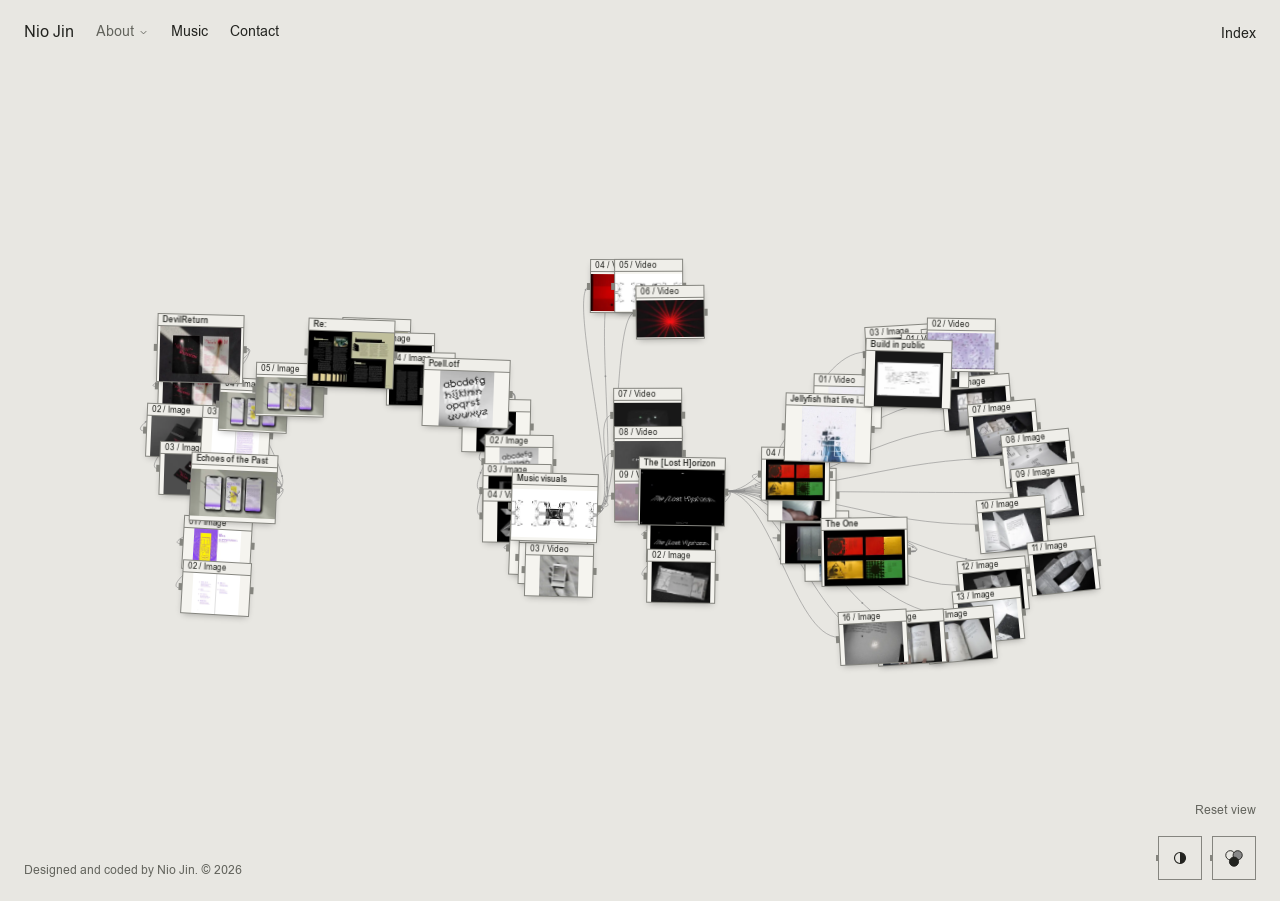
<file: design/index.html>
<!doctype html>
<html lang="en"><head><meta charset="utf-8"><meta name="viewport" content="width=device-width,initial-scale=1"><title>Nio Jin — Design</title><meta name="description" content="Nio Jin is a visual designer and creative technologist in New York, working with founders and small teams across brand systems, motion and interactive products."><script>try{const m=localStorage.getItem("nio-design-theme")||"system";document.documentElement.dataset.theme=m==="system"?(matchMedia("(prefers-color-scheme: dark)").matches?"dark":"light"):m;}catch{document.documentElement.dataset.theme=matchMedia("(prefers-color-scheme: dark)").matches?"dark":"light";}</script><script>try{document.documentElement.dataset.palette=localStorage.getItem("nio-design-palette")==="color"?"color":"mono";}catch{}</script><link rel="preload" as="image" href="assets/nodes/devil-return-cover.webp" fetchpriority="high"><link rel="preload" as="image" href="assets/nodes/echoes-cover.webp" fetchpriority="high"><link rel="preload" as="image" href="assets/nodes/re-cover.webp" fetchpriority="high"><link rel="preload" as="image" href="assets/nodes/pcell-cover.webp" fetchpriority="high"><link rel="preload" as="image" href="assets/nodes/music-cover.webp" fetchpriority="high"><link rel="preload" as="image" href="assets/nodes/lost-horizon-cover.webp" fetchpriority="high"><link rel="preload" as="image" href="assets/nodes/the-one-cover.webp" fetchpriority="high"><link rel="preload" as="image" href="assets/nodes/jellyfish-cover.webp" fetchpriority="high"><link rel="preload" as="image" href="assets/nodes/prototypes-cover.webp" fetchpriority="high"><link rel="canonical" href="https://niojin.com/design/"><link rel="preload" href="assets/fonts/ABCAreal-Regular.woff2" as="font" type="font/woff2" crossorigin><link rel="stylesheet" href="styles.css?v=release-20261110"><script defer src="theme.js?v=release-20261110"></script><script defer src="projects.js?v=release-20261110"></script><script defer src="updates-data.js?v=release-20261110"></script><link rel="stylesheet" href="node-network.css?v=release-20261110"><script defer src="node-previews.js?v=release-20261110"></script><script defer src="node-network.js?v=release-20261110"></script><script defer src="orbit.js?v=release-20261110"></script><script defer src="app.js?v=release-20261110"></script><script defer src="linked-motion.js?v=release-20261110"></script><script defer src="booking.js?v=release-20261110"></script><script defer src="now.js?v=release-20261110"></script><script defer src="sound.js?v=release-20261110"></script><link rel="stylesheet" href="interaction-motion.css?v=release-20261110"><script defer src="interaction-motion.js?v=release-20261110"></script></head>
<body data-layout="c"><a class="skip" href="#projects">Projects</a>
<header class="site-header"><div class="identity"><h1>Nio Jin</h1><button id="nowToggle" aria-label="About" aria-expanded="false" aria-controls="nowPanel">About<svg aria-hidden="true" viewBox="0 0 12 12"><path d="m3 4.5 3 3 3-3"/></svg></button><a class="header-music" href="?project=music">Music</a><a class="header-contact" href="mailto:niojin.noi@gmail.com">Contact</a></div><section id="nowPanel" aria-label="About Nio Jin" hidden><div id="nowContent">
<section class="text-node about-identity-node"><div class="about-intro"><img class="about-portrait" src="assets/about/nio-node-portrait.jpg" alt="Nio, pictured inside a red node outline" width="88" height="88"><div><p class="about-role">Visual Designer &amp; Creative Technologist · New York</p><p>I turn ideas into identities, interfaces and moving images.</p></div></div><p class="about-contact"><a href="mailto:niojin.noi@gmail.com">Email</a><a href="../">Also me</a><a href="https://www.instagram.com/nio.not.online/">Instagram</a></p></section>
<section id="experience" class="text-node" aria-label="Experience"><h2>Experience</h2><div id="experienceContent"></div><p class="experience-resume"><a href="mailto:niojin.noi@gmail.com?subject=Resume%20request%20%E2%80%94%20Nio%20Jin&amp;body=Hi%20Nio%2C%0A%0AI%20came%20across%20your%20portfolio%20and%20would%20like%20to%20request%20your%20resume.%0A%0ABest%2C%0A">Resume</a></p></section>
<section class="text-node about-background-node"><h2>Background</h2><article class="experience-entry" tabindex="0"><h3>NSSR Perception Lab</h3><p>Visual perception research</p><div class="entry-reveal"><div class="entry-reveal-inner"><p class="experience-date">Jul 2026–present</p><p class="experience-description">Visual perception research and experiment design, alongside independent research.</p></div></div></article><article class="experience-entry" tabindex="0"><h3>Parsons School of Design</h3><p>BFA · Communication Design</p><div class="entry-reveal"><div class="entry-reveal-inner"><p class="experience-date">2021–2026</p><p>Graduated with Honors.</p></div></div></article></section>
<section class="about-appearances text-node"><h2>Exhibitions</h2><div id="appearancesContent"></div></section>
</div></section></header>
<main class="composition">
<section class="viewer" id="viewer" aria-label="Project viewer"><div class="frame" id="frame"></div><p class="preview-label" id="previewLabel"></p><div class="media-controls"><button id="previousMedia" aria-label="Previous media">Previous</button><span class="media-divider"> / </span><button id="nextMedia" aria-label="Next media">Next</button><span id="mediaCount"></span><button id="enlarge">Enlarge</button><button id="motionStudy">Motion study</button></div></section>
<section class="index-section" id="projects"><h2>Projects</h2><div class="filters" aria-label="Filter projects"></div><ol class="project-index"></ol></section>
<section class="details text-node" id="details" aria-label="Selected project"><h2 id="selectedTitle"></h2><p class="muted" id="selectedMeta"></p><p id="selectedDescription"></p><p><a href="../">Also me</a> · <button id="closeSelection" aria-label="Close project details">Close</button></p></section>
<section class="gallery" id="gallery" aria-label="Artwork overview"></section>
</main>
<footer><p>Designed and coded by Nio Jin. © 2026</p></footer>
<dialog id="projectDialog" aria-label="Selected project"><div class="dialog-top"><span>Nio Jin</span><button id="backToOverview">Back</button></div><div id="focusContent"></div></dialog>
<dialog id="lightbox" aria-label="Enlarged artwork"><div class="dialog-top"><span id="lightboxTitle"></span><a id="fullResolution" target="_blank" rel="noopener">full resolution</a><button id="closeLightbox" aria-label="Close enlarged artwork">Close</button></div><div id="lightboxMedia"></div></dialog>
<dialog id="motionDialog" aria-label="Artwork motion study"><div class="dialog-top"><span>Motion study</span><button id="closeMotion" aria-label="Close motion study">Close</button></div><div class="study-controls"><label for="motionMode">arrangement </label><select id="motionMode"><option value="orbit">orbit</option></select><button id="studyPrevious">Previous</button><button id="studyNext">Next</button></div><canvas id="motionCanvas" tabindex="0" role="img" aria-label="Actual artwork in a spatial motion study. Use left and right arrows to move through images."></canvas><div class="study-bottom"><p id="studyLabel"></p><button id="examineStudy">Enlarge</button></div><p class="muted" hidden></p></dialog>

<p class="sr-only" id="status" aria-live="polite"></p>
</body></html>
</file>
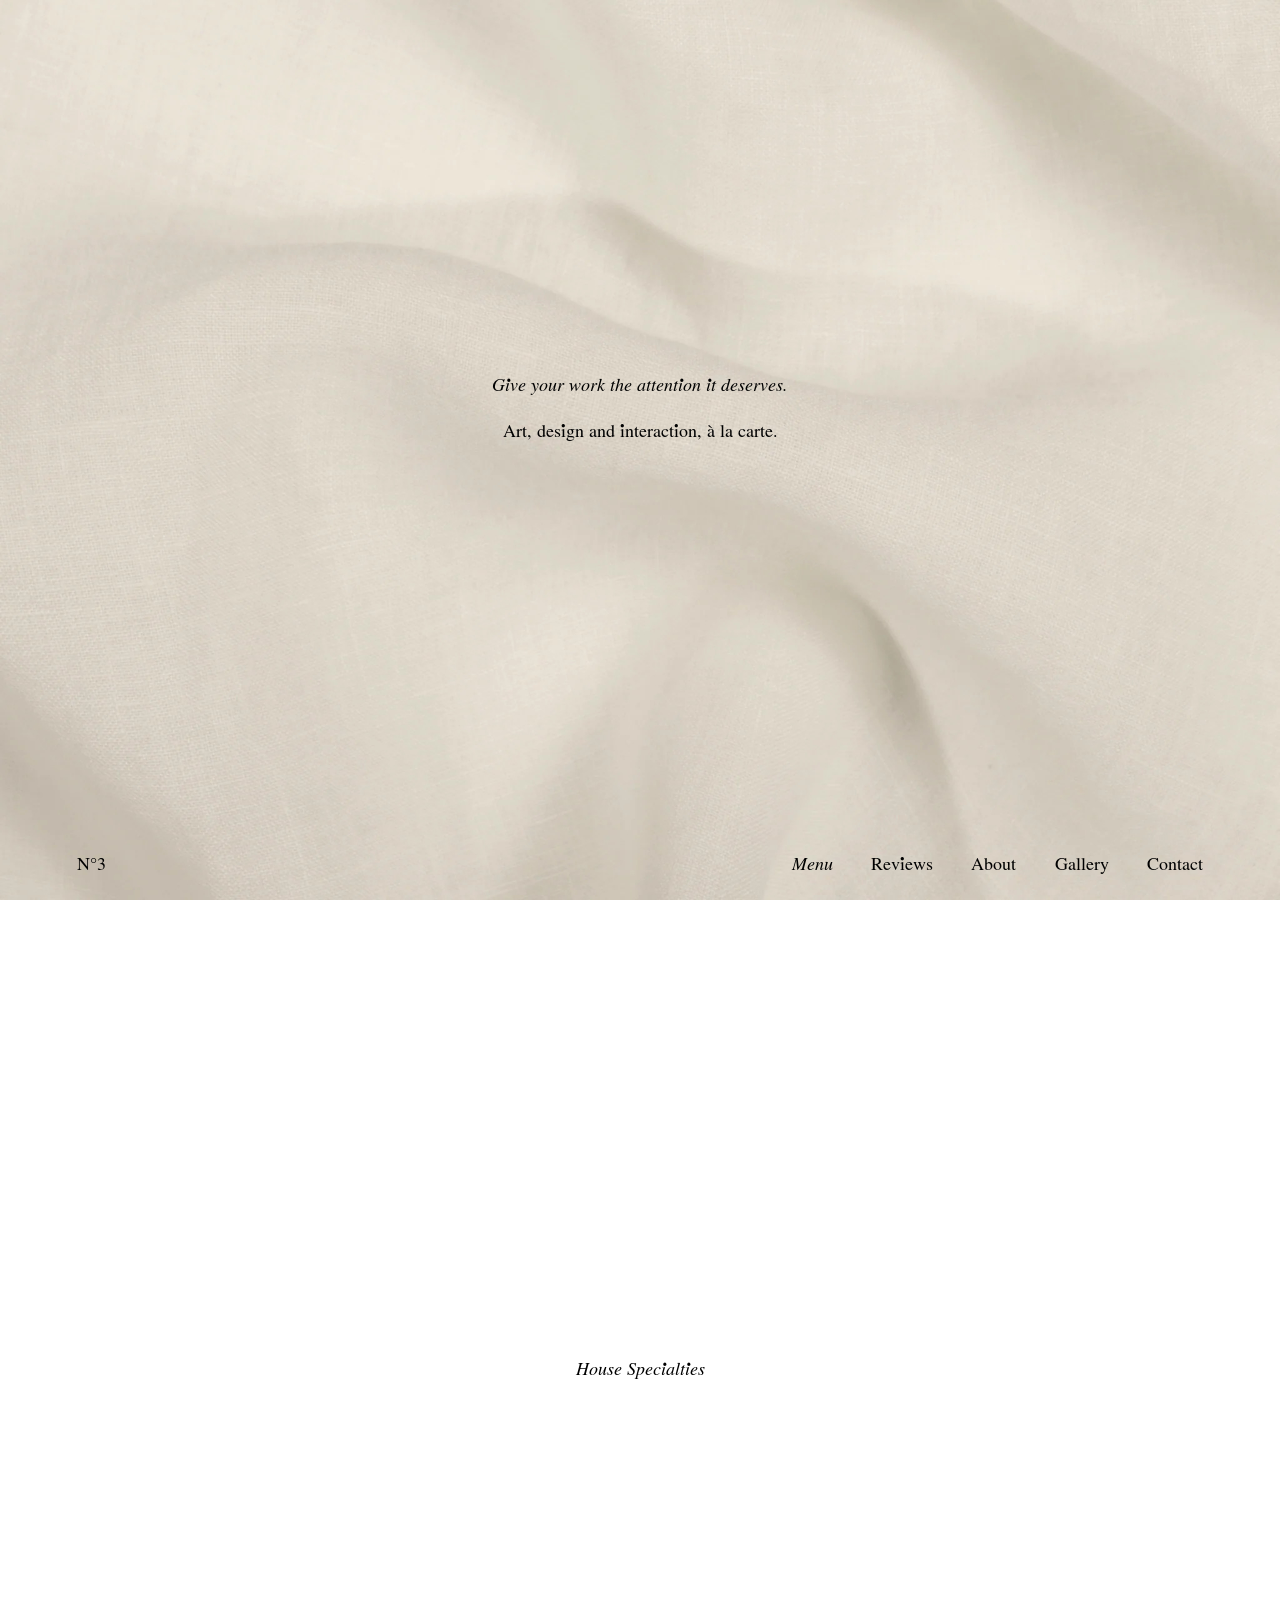
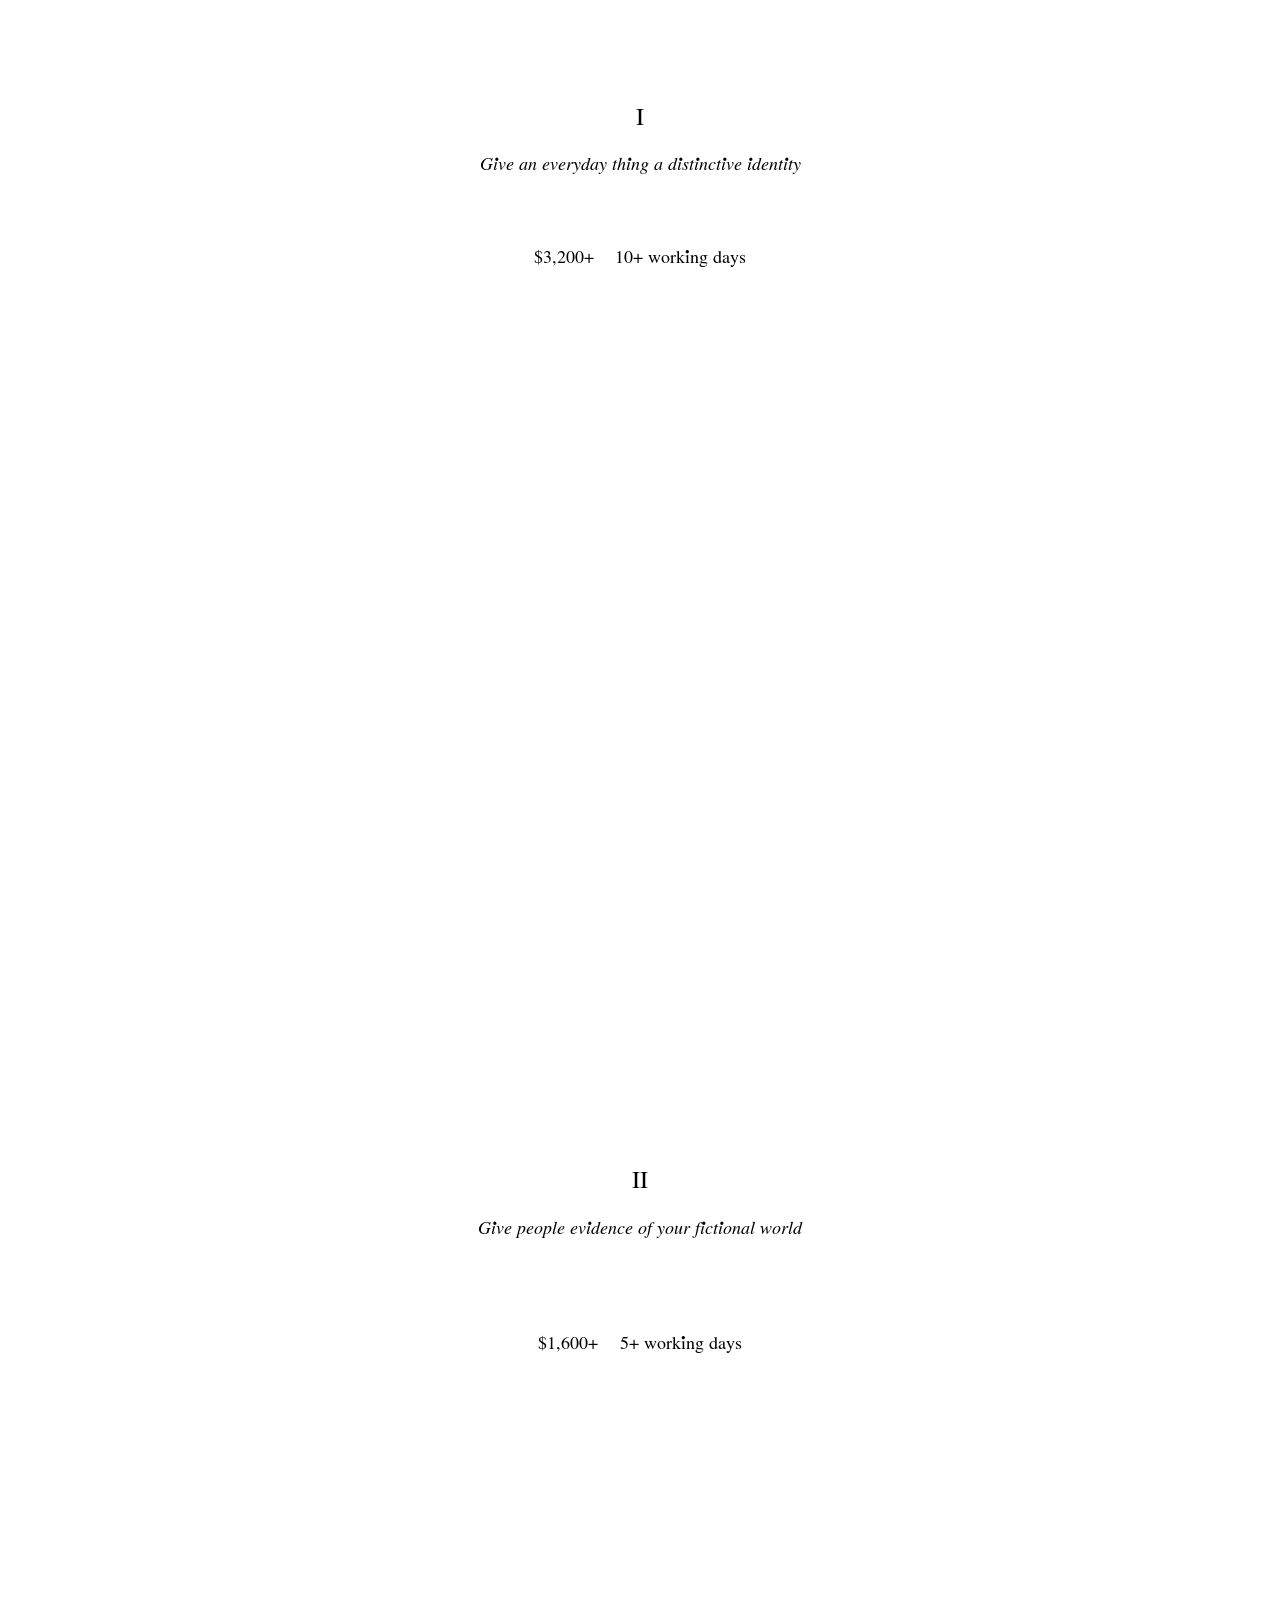
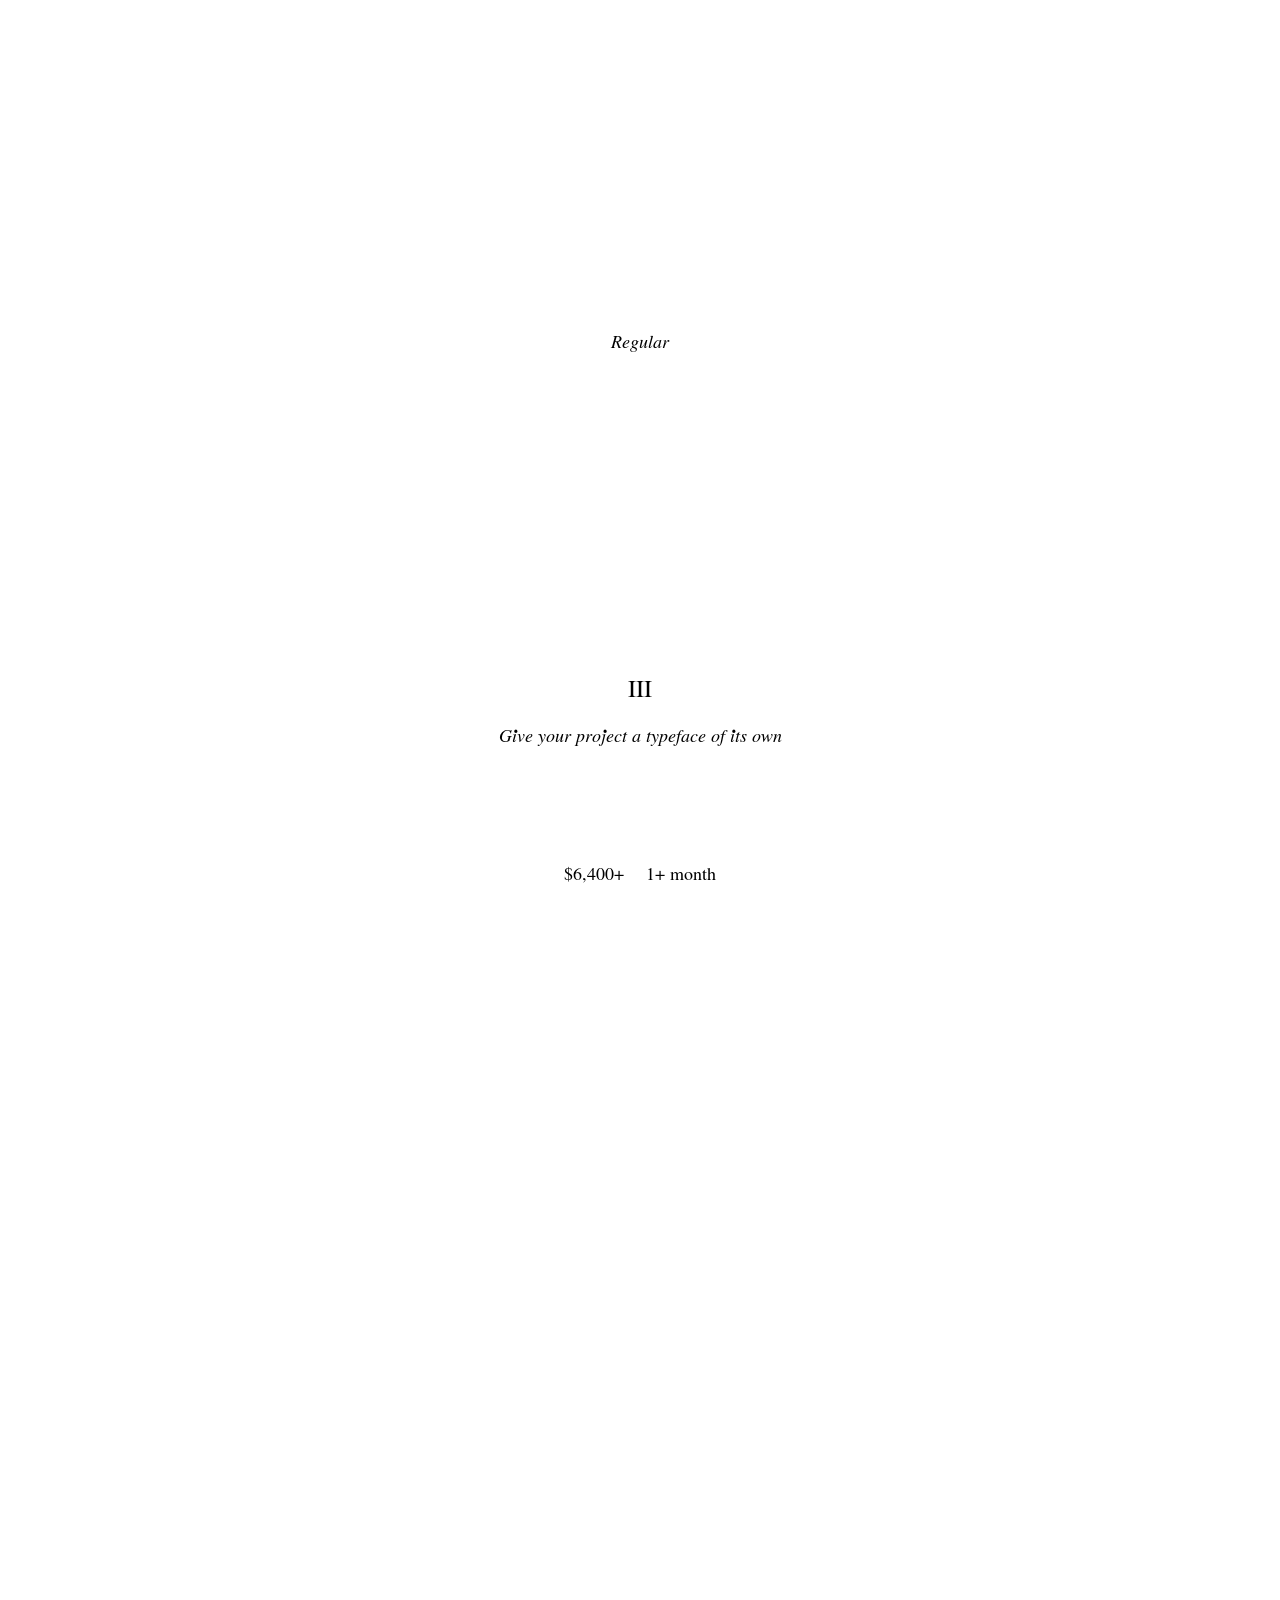
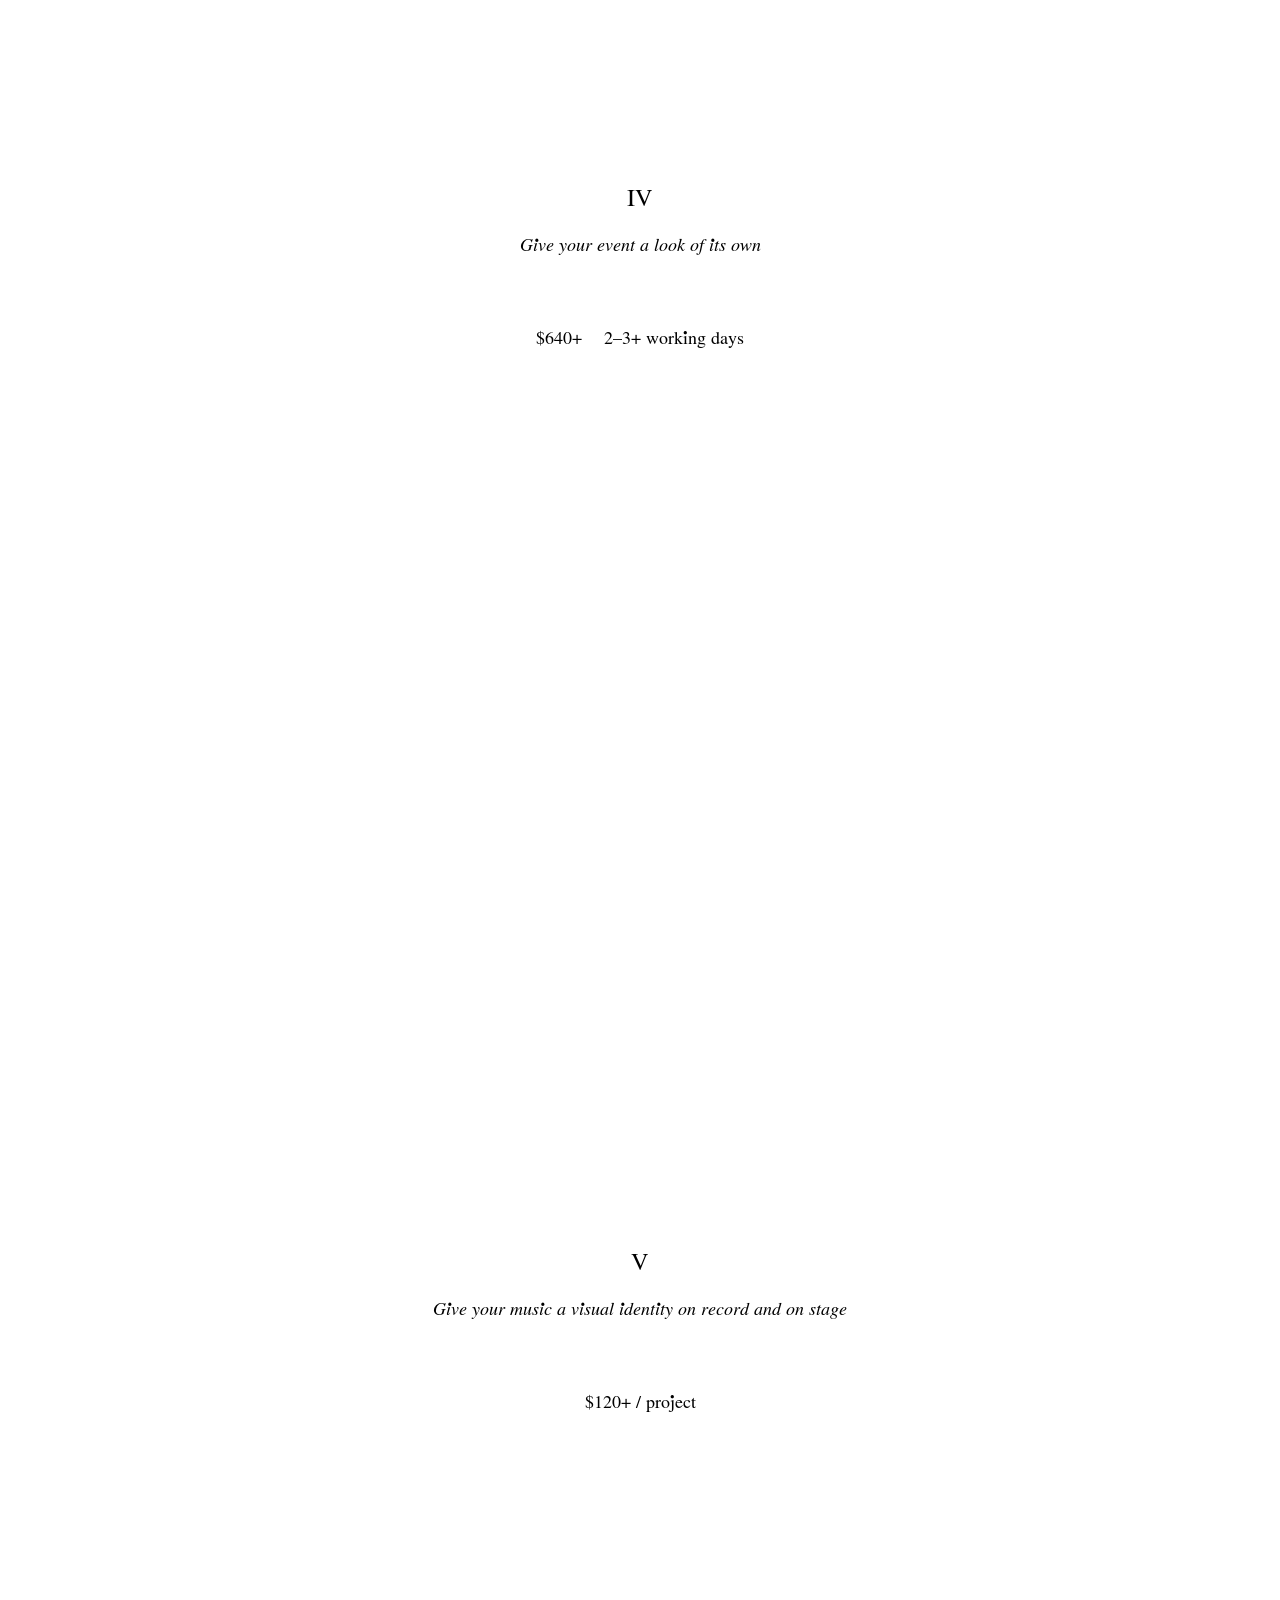
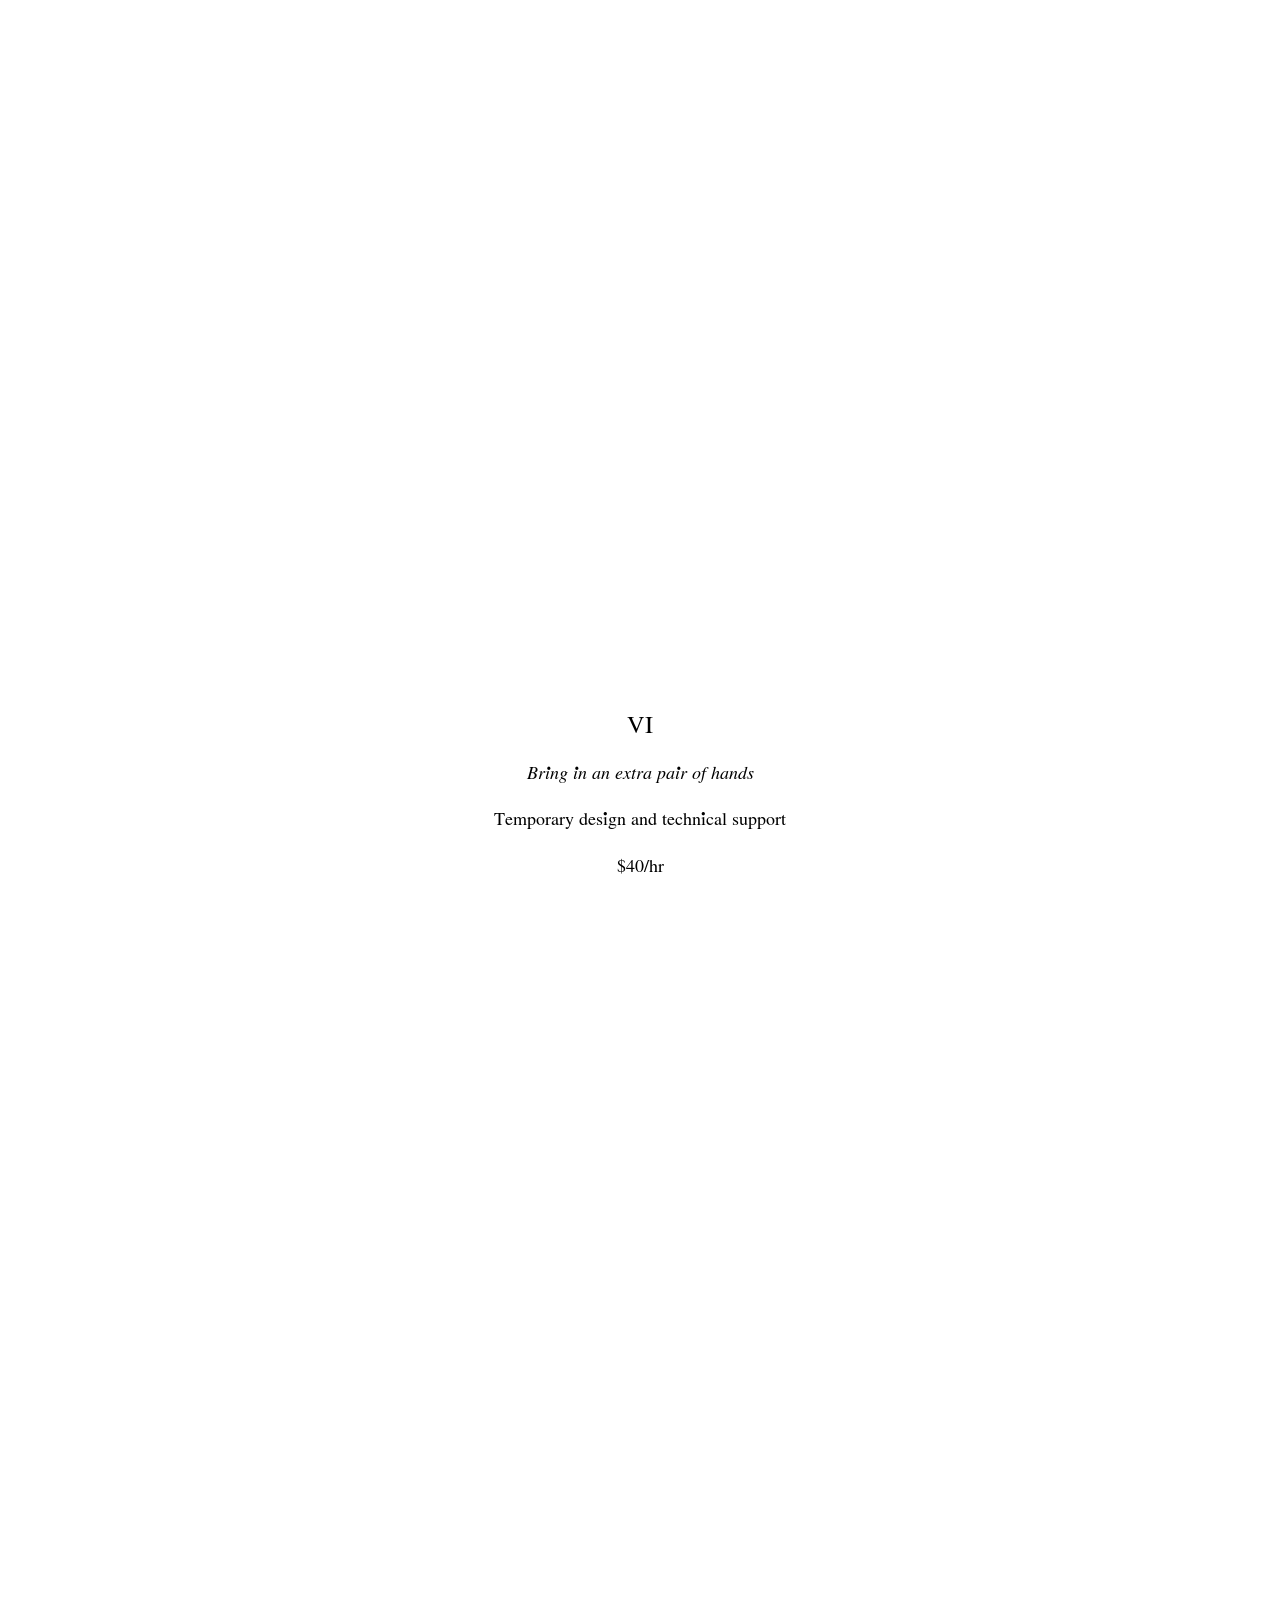
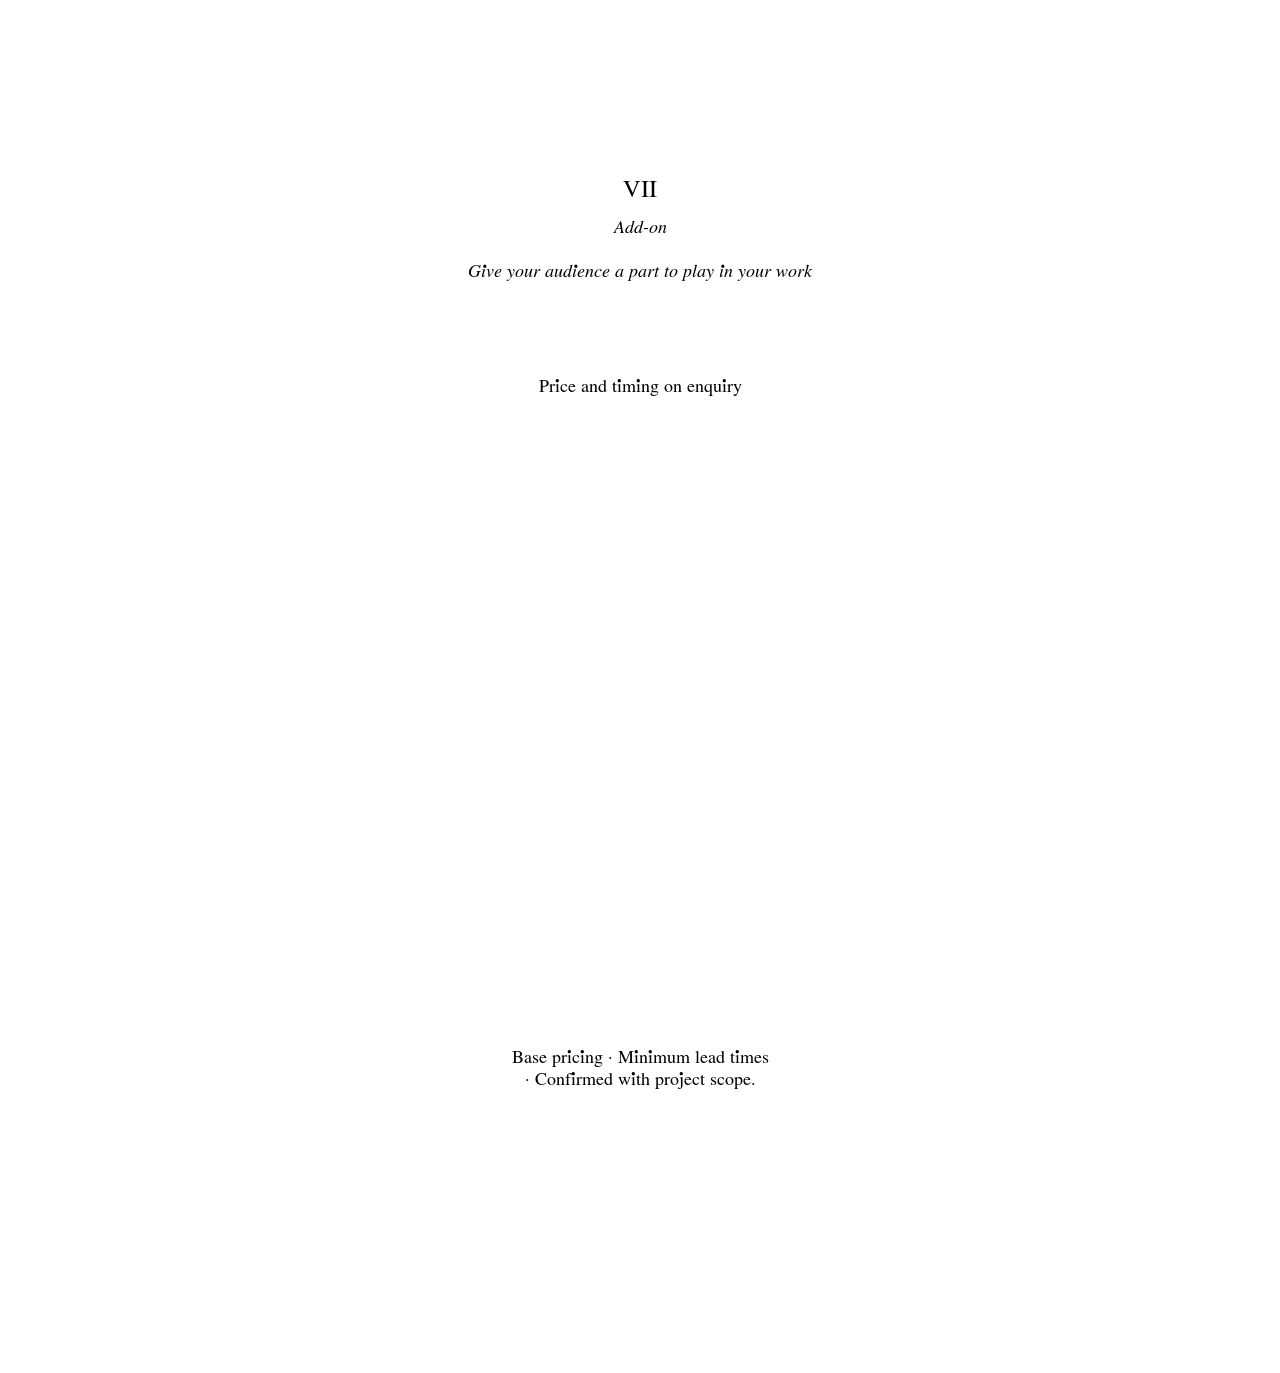
<file: services/index.html>
<!doctype html>
<html lang="en">
<head>
  <meta charset="utf-8">
  <meta name="viewport" content="width=device-width, initial-scale=1">
  <meta name="description" content="N°3 — a menu of art, design and interactive experiences, and project enquiries.">
  <title>Menu | N°3</title>
  <link rel="canonical" href="https://niojin.com/services/">
  <link rel="icon" type="image/png" sizes="16x16" href="favicon-16.png">
  <link rel="icon" type="image/png" sizes="32x32" href="favicon-32.png">
  <link rel="stylesheet" href="site.css?v=house-menu-36">
  <script src="../design/projects.js" defer></script>
  <script src="site.js?v=house-menu-34" defer></script>
</head>
<body>
  <nav class="site-nav" aria-label="Main navigation">
    <a class="signature" href="#menu">N°3</a>
    <a href="#menu" data-view="menu">Menu</a>
    <a href="#reviews" data-view="reviews">Reviews</a>
    <a href="#about" data-view="about">About</a>
    <a href="#gallery" data-view="gallery">Gallery</a>
    <a href="mailto:niojin.noi@gmail.com?subject=Project%20enquiry">Contact</a>
  </nav>
  <main>
    <section id="menu-view" aria-label="Menu">
      <header class="opening">
        <div class="measure">
          <h1>Give your work the attention it deserves.</h1>
          <p>Art, design and interaction, à la carte.</p>
        </div>
      </header>
      <div id="menu-items"></div>
    </section>
    <section id="reviews-view" aria-label="Reviews" hidden></section>
    <section id="about-view" aria-label="About" hidden>
      <div class="about-story measure">
        <h1>N°3</h1>
        <p class="story-copy">N°3 is a design practice that takes its cues from a good restaurant. You work directly with the person making your design, and every commission is made to order.</p>
        <p class="story-copy">Its founder, Nio Jin, graduated with honors from Parsons School of Design. A website audit led her into an AI startup, where she encountered both the possibilities of automated design and the judgment it still leaves to people.</p>
        <p class="story-copy">A three-hour conversation at a meetup took her to a cognitive science conference and into a perception lab. Through technical support and discussions about how people see and make sense of things, she brings another field’s questions back into her design practice.</p>
      </div>
    </section>
    <section id="gallery-view" aria-label="Gallery" hidden></section>
  </main>
</body>
</html>
</file>
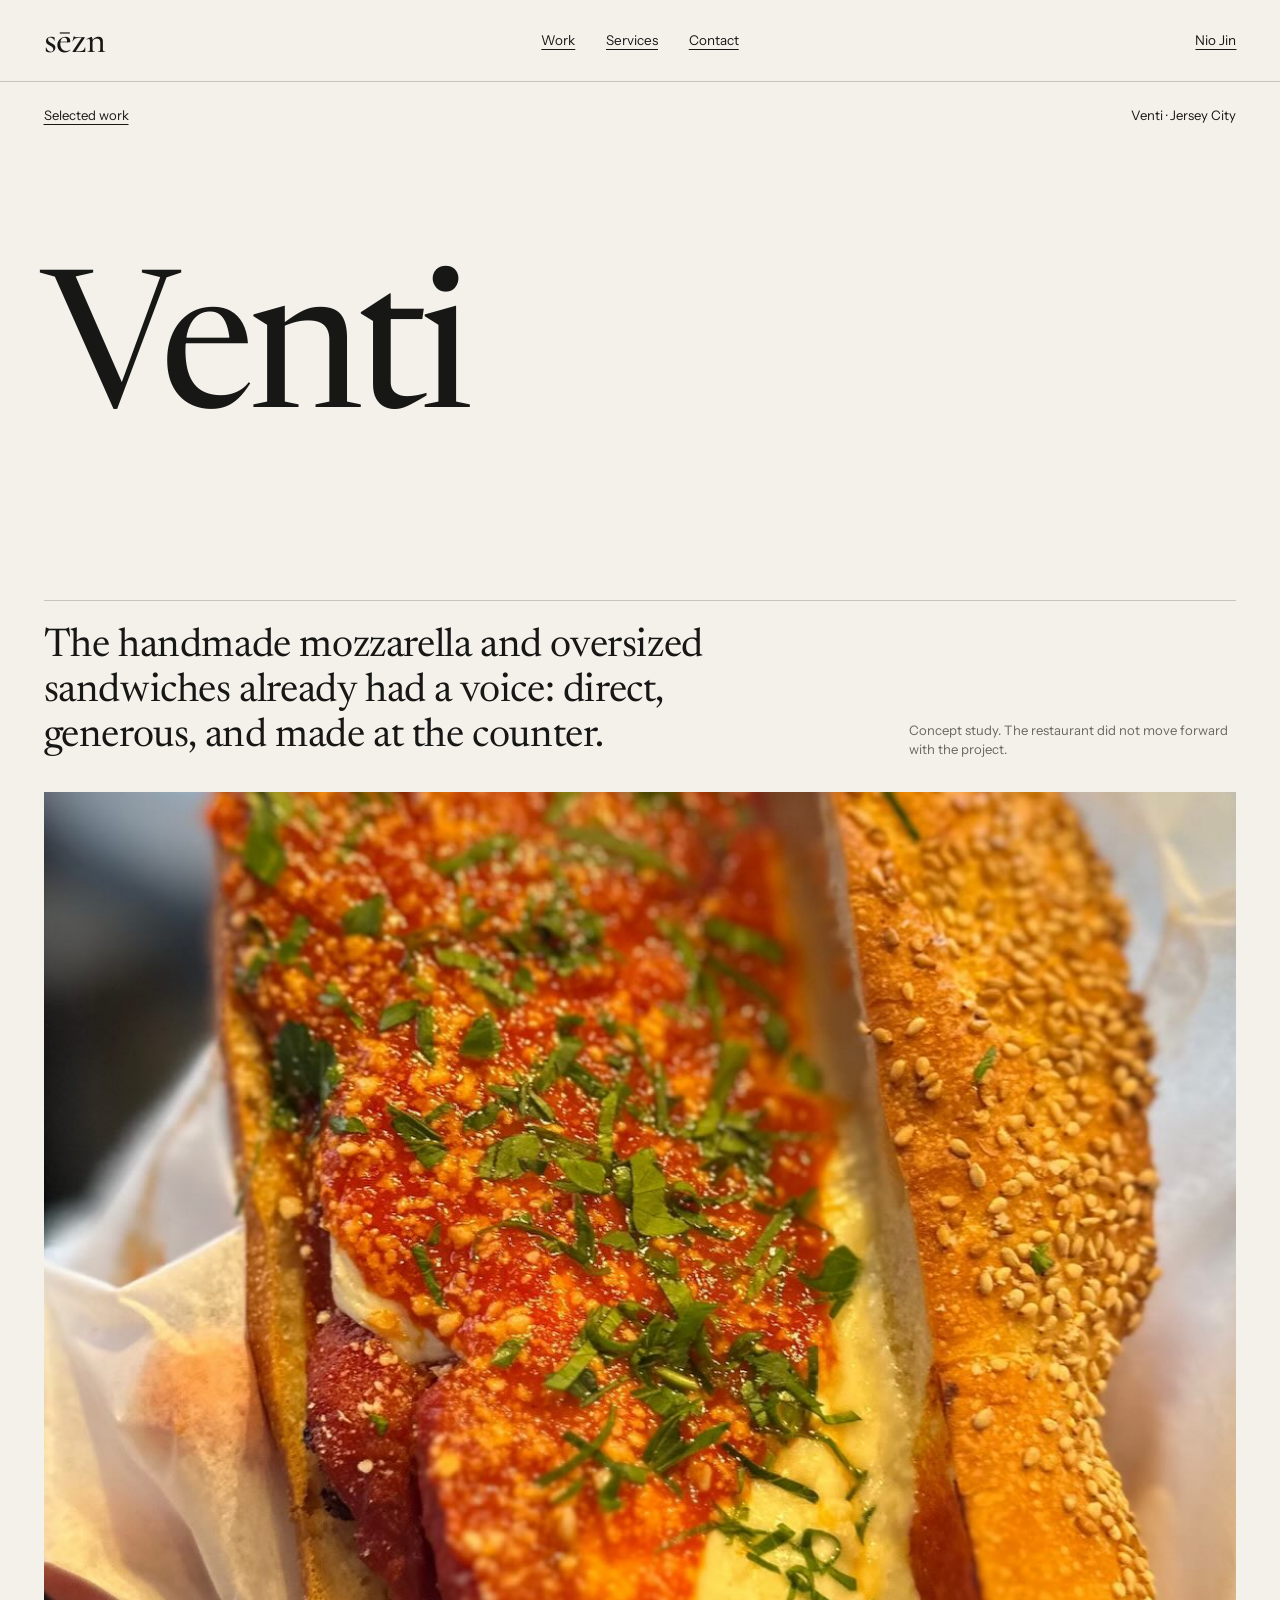
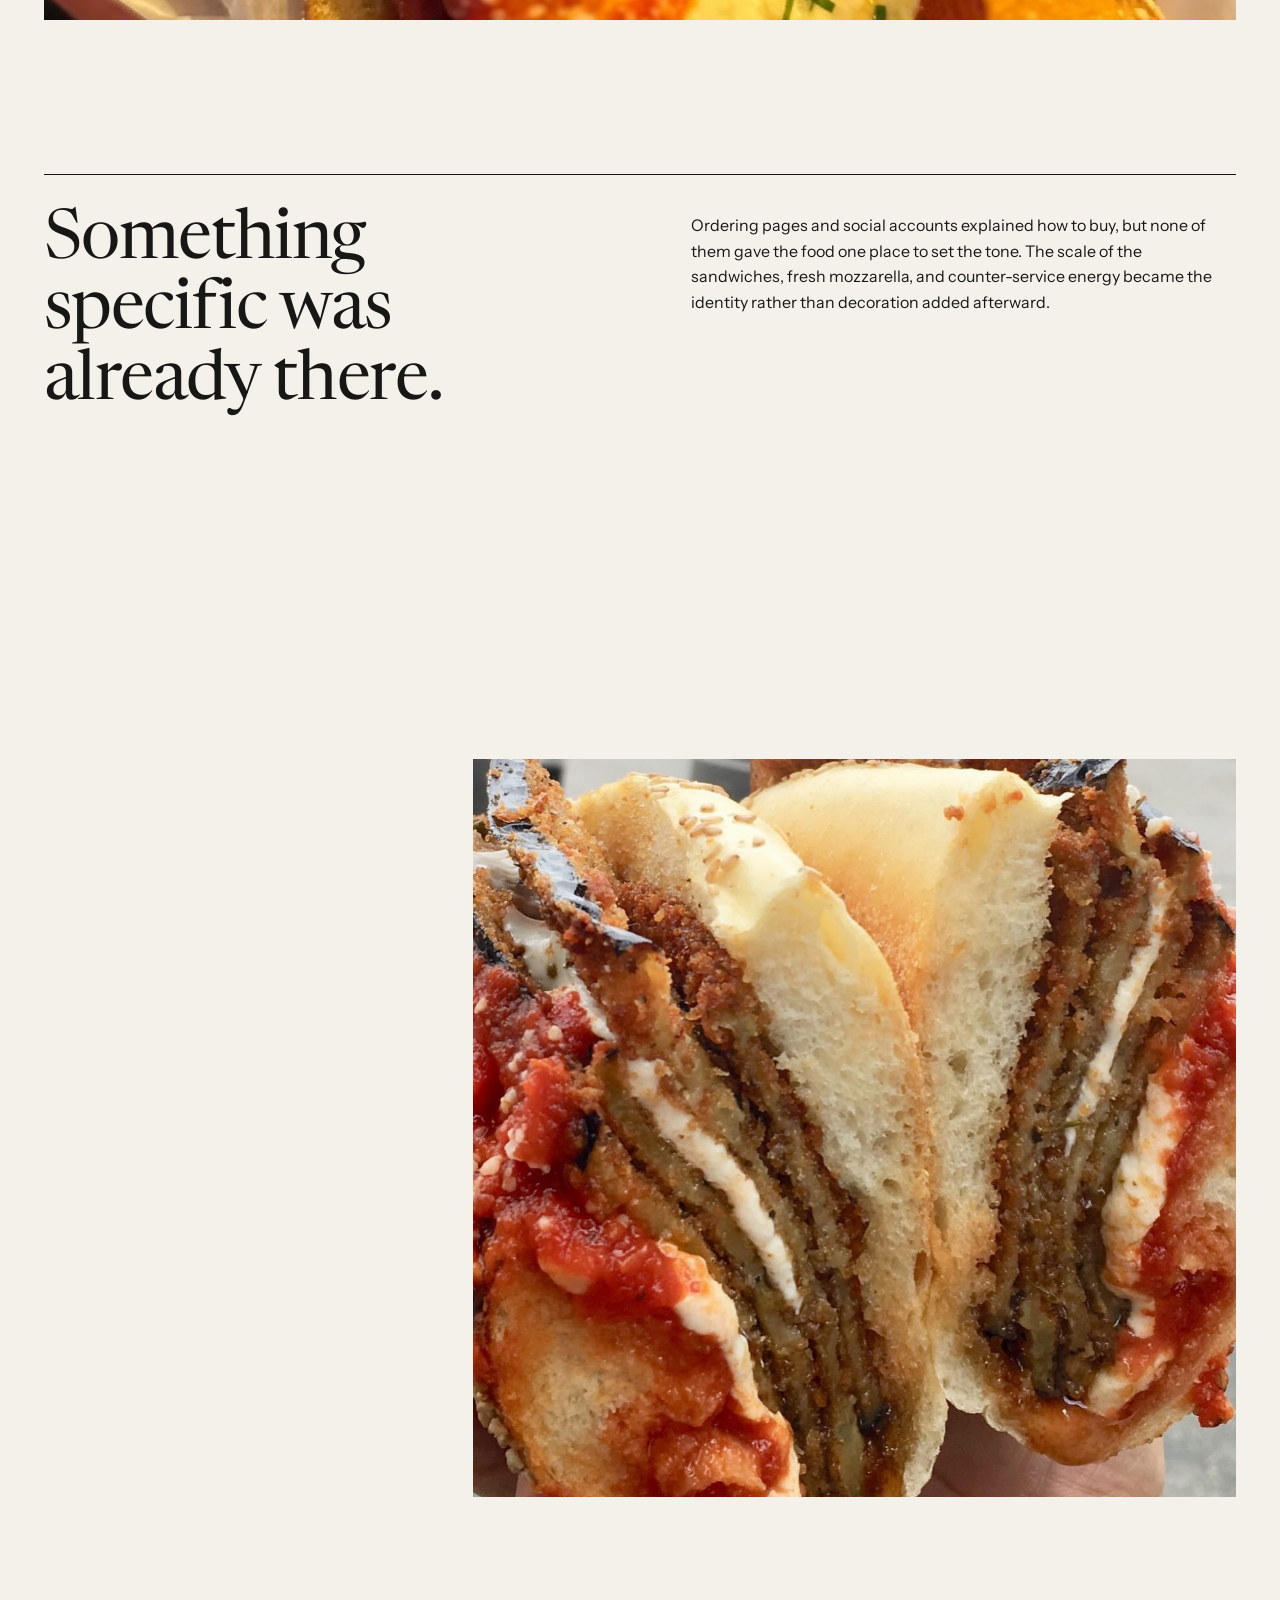
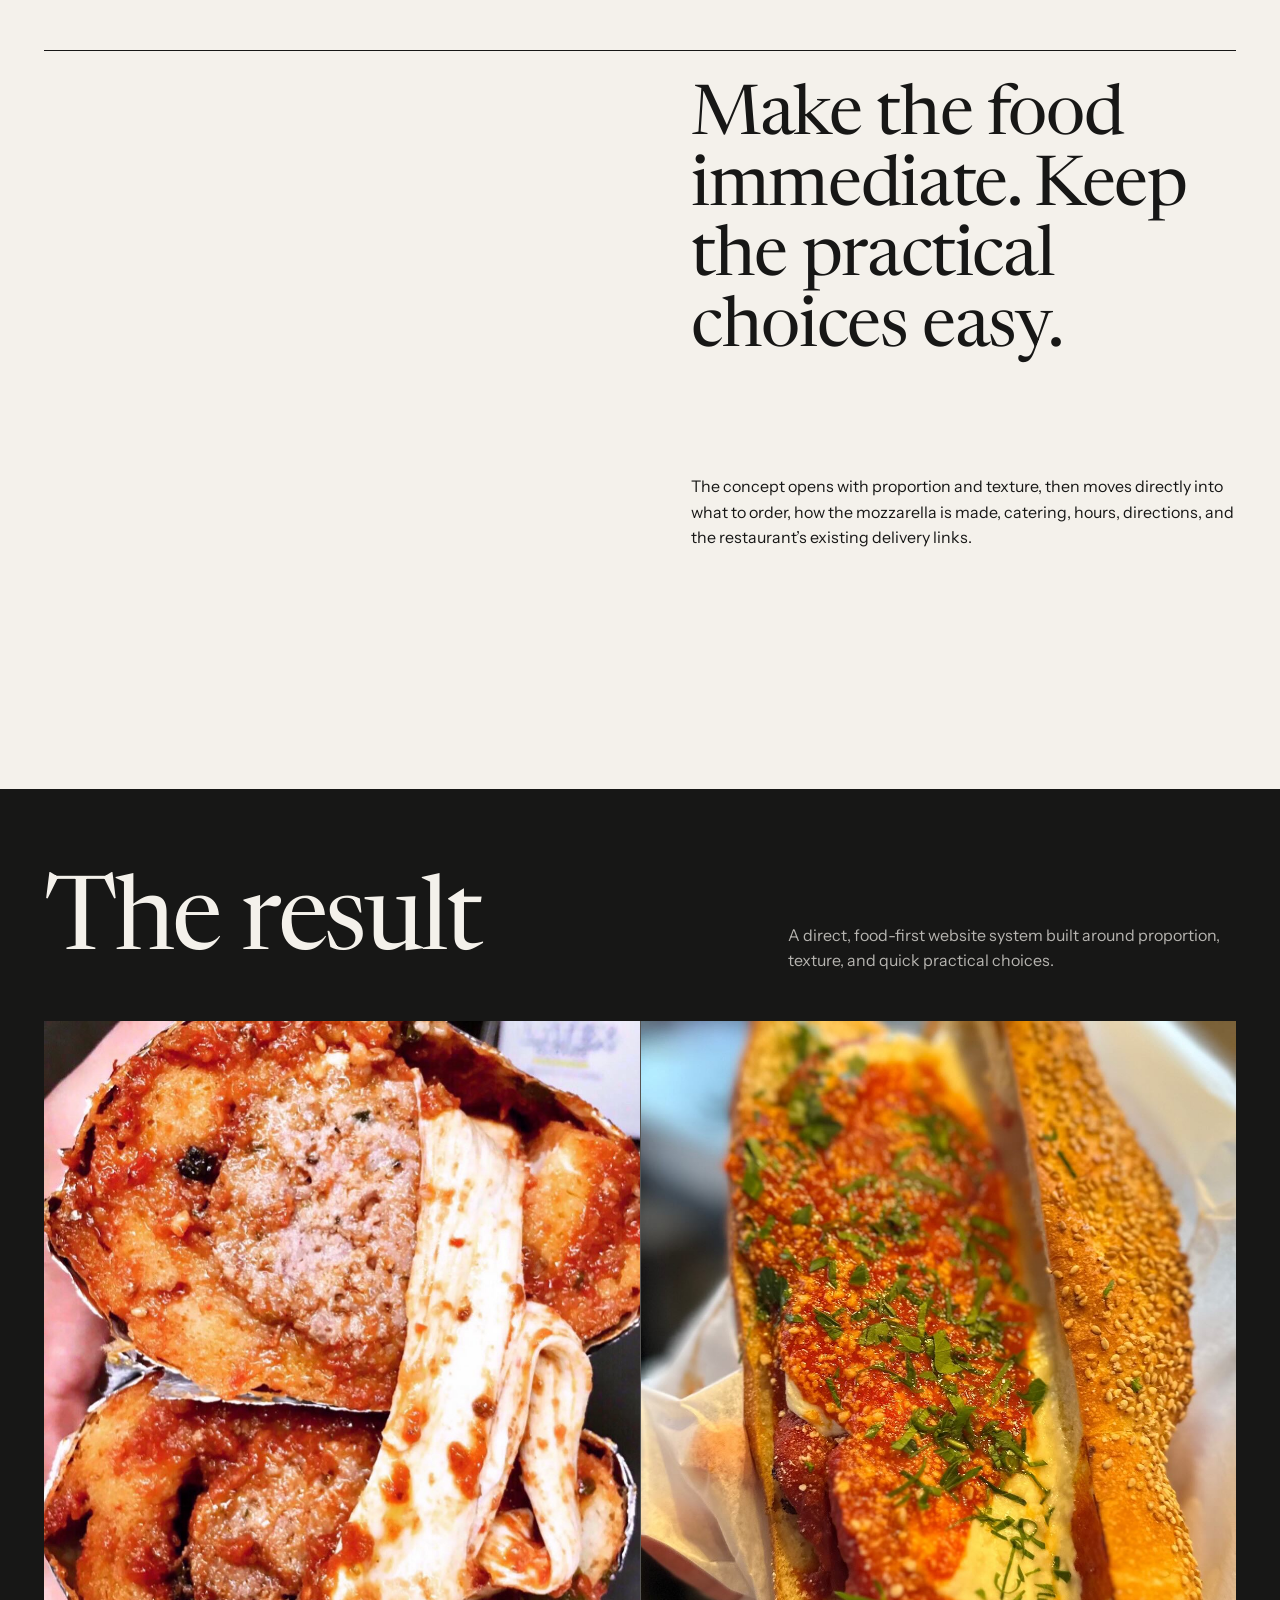
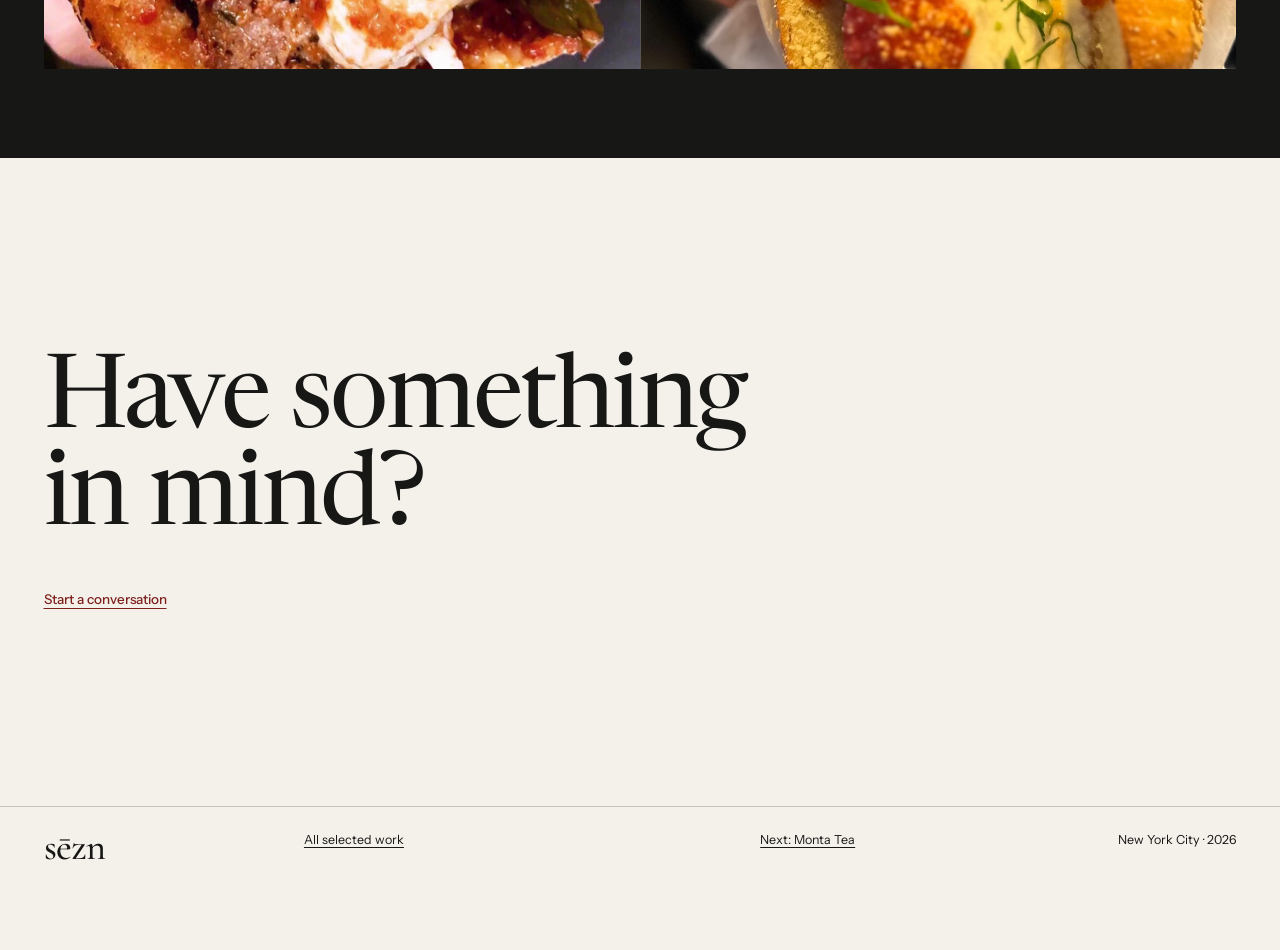
<file: restaurants/work/venti/index.html>
<!doctype html>
<html lang="en">
<head>
  <meta charset="utf-8">
  <meta name="viewport" content="width=device-width, initial-scale=1">
  <meta name="description" content="Venti website concept by sēzn.">
  <meta name="theme-color" content="#f4f1eb">
  <title>Venti — sēzn</title>
  <link rel="icon" href="../../../favicon.png">
  <link rel="stylesheet" href="../../styles.css?v=14">
  <script src="../../script.js?v=14" defer></script>
</head>
<body class="service-home service-case">
  <a class="skip" href="#main">Skip to content</a>
  <header class="service-header">
    <a class="service-brand" href="../../index.html" aria-label="sēzn home">sēzn</a>
    <nav class="service-nav" aria-label="Main navigation"><a href="../../index.html#work">Work</a><a href="../../index.html#services">Services</a><a href="../../contact/index.html">Contact</a></nav>
    <a class="portfolio-link" href="../../../index.html">Nio Jin</a>
  </header>

  <main id="main">
    <section class="service-case-hero">
      <div class="case-kicker"><a href="../../index.html#work">Selected work</a><span>Venti · Jersey City</span></div>
      <h1>Venti</h1>
      <div class="case-lede">
        <p>The handmade mozzarella and oversized sandwiches already had a voice: direct, generous, and made at the counter.</p>
        <span>Concept study. The restaurant did not move forward with the project.</span>
      </div>
    </section>

    <figure class="service-case-cover parallax-frame scroll-reveal">
      <img src="../../concepts/venti/assets/venti-sandwich.jpg" alt="A generously filled Venti sandwich on a seeded roll" data-parallax-image>
    </figure>

    <section class="service-case-story">
      <article class="case-narrative scroll-reveal">
        <h2>Something specific was already there.</h2>
        <p>Ordering pages and social accounts explained how to buy, but none of them gave the food one place to set the tone. The scale of the sandwiches, fresh mozzarella, and counter-service energy became the identity rather than decoration added afterward.</p>
      </article>
      <figure class="case-detail-image parallax-frame scroll-reveal">
        <img src="../../concepts/venti/assets/venti-cutlet.jpg" alt="A Venti cutlet sandwich on a seeded roll" data-parallax-image>
      </figure>
      <article class="case-narrative case-narrative-right scroll-reveal">
        <h2>Make the food immediate. Keep the practical choices easy.</h2>
        <p>The concept opens with proportion and texture, then moves directly into what to order, how the mozzarella is made, catering, hours, directions, and the restaurant’s existing delivery links.</p>
      </article>
    </section>

    <section class="case-result scroll-reveal" aria-labelledby="result-title">
      <div class="case-result-head"><h2 id="result-title">The result</h2><p>A direct, food-first website system built around proportion, texture, and quick practical choices.</p></div>
      <div class="case-still-grid">
        <img src="../../concepts/venti/assets/venti-meatball.jpg" alt="A Venti meatball sandwich">
        <img src="../../concepts/venti/assets/venti-sandwich.jpg" alt="A Venti sandwich on a seeded roll">
      </div>
    </section>

    <section class="case-next">
      <p>Have something in mind?</p>
      <a class="service-link" href="../../contact/index.html?business=Venti">Start a conversation</a>
    </section>
  </main>

  <footer class="service-footer">
    <a class="service-brand" href="../../index.html">sēzn</a>
    <p><a href="../../index.html#work">All selected work</a></p>
    <p><a href="../monta-tea/index.html">Next: Monta Tea</a></p>
    <p>New York City · 2026</p>
  </footer>
</body>
</html>
</file>
<file: design/styles.css>
@font-face{font-family:"ABC Areal";src:url("assets/fonts/ABCAreal-Regular.woff2") format("woff2");font-style:normal;font-weight:400;font-display:swap}
@font-face{font-family:"ABC Areal";src:url("assets/fonts/ABCAreal-Medium.woff2") format("woff2");font-style:normal;font-weight:500 900;font-display:swap}
*{box-sizing:border-box;margin:0;padding:0}
:root{color-scheme:light;--paper:#eeeef0;--ink:#222226;--muted:#606068}
body{background:var(--paper);color:var(--ink);font:400 16px/24px "ABC Areal",-apple-system,BlinkMacSystemFont,"Helvetica Neue",Arial,sans-serif;-webkit-font-smoothing:antialiased}
button,select{font:inherit;color:inherit;background:none;border:0;border-radius:0;cursor:pointer}
a{color:inherit;text-underline-offset:3px}button:hover{text-decoration:underline;text-underline-offset:3px}button:disabled{opacity:.4;cursor:default;text-decoration:none}a:focus-visible,button:focus-visible,select:focus-visible,canvas:focus-visible{outline:1px solid var(--ink);outline-offset:4px}h1,h2{font:500 16px/24px "ABC Areal",sans-serif}p{margin-bottom:4px}.muted{color:var(--muted)}
.site-header{padding:32px 32px 0;margin-bottom:32px;display:flex;justify-content:space-between;gap:32px}.comparison{font-size:14px;color:var(--muted)}.comparison a{text-decoration:none}.comparison a[aria-current]{color:var(--ink);text-decoration:underline}.comparison a:hover{text-decoration:underline}
.composition{padding:0 32px}.viewer{min-width:0}.frame{height:240px;background:#111;position:relative;display:flex;align-items:center;justify-content:center;overflow:hidden}.frame img,.frame video{display:block;width:100%;height:100%;object-fit:contain}.frame img{cursor:zoom-in}.unavailable{color:#fafafa;padding:24px;max-width:340px}.unavailable p+p{color:#aaa}.preview-label{margin:8px 0 4px;min-height:72px;color:var(--muted)}.media-controls{display:flex;align-items:baseline;flex-wrap:wrap;gap:0 6px;font-size:14px;color:var(--muted);min-height:36px}.media-controls #mediaCount{margin-left:auto;margin-right:12px}.media-controls #enlarge{margin-right:8px}.index-section{margin-top:28px}.index-section h2{margin-bottom:12px}.filters{color:var(--muted);margin-bottom:12px;display:flex;flex-wrap:wrap;gap:0 5px}.filters button[aria-pressed=true]{color:var(--ink);text-decoration:underline;text-underline-offset:3px}.project-index{list-style:none}.project-row{margin-bottom:4px}.project-row button{width:100%;display:grid;grid-template-columns:20px minmax(0,1fr) auto;gap:8px;text-align:left;align-items:baseline;line-height:24px}.project-row .number,.project-row .category{color:var(--muted);font-variant-numeric:tabular-nums}.project-row .category{text-align:right;white-space:nowrap}.project-row button:hover .title,.project-row button[aria-current=true] .title{text-decoration:underline;text-underline-offset:3px}.project-row button:hover{text-decoration:none}.project-row button[aria-current=true] .category{color:var(--ink)}.details{margin:28px 0 32px}.details h2{font-weight:400;margin-bottom:4px}.details #selectedDescription{margin:16px 0;max-width:620px}.details button{text-decoration:underline;text-underline-offset:3px}.details[hidden]{display:none}.gallery{display:none}footer{margin:56px 32px 32px;color:var(--muted)}footer a{color:var(--muted)}
body[data-layout=a] .composition{width:500px;max-width:100%}body[data-layout=a] footer{max-width:436px}
body[data-layout=b] .composition{display:grid;grid-template-columns:minmax(270px,340px) minmax(0,1fr);column-gap:clamp(40px,6vw,100px);align-items:start}body[data-layout=b] .index-section{grid-column:1;grid-row:1 / span 2;margin-top:0}body[data-layout=b] .viewer{grid-column:2;grid-row:1}body[data-layout=b] .frame{height:clamp(340px,58vh,720px)}body[data-layout=b] .details{grid-column:2;grid-row:2;margin-top:24px}body[data-layout=b] footer{margin-top:72px}
body[data-layout=c] .composition{display:flex;flex-direction:column}body[data-layout=c] .index-section{margin-top:0;margin-bottom:32px}body[data-layout=c] .index-section h2{display:inline;margin-right:20px}body[data-layout=c] .filters{display:inline-flex}body[data-layout=c] .project-index{display:none;grid-template-columns:repeat(3,minmax(0,1fr));gap:4px 32px;margin-top:12px}body[data-layout=c] .index-section.expanded .project-index{display:grid}.index-toggle{font-size:14px;color:var(--muted);margin-left:20px}.gallery{grid-template-columns:repeat(12,minmax(0,1fr));gap:56px 24px;align-items:start}body[data-layout=c] .gallery{display:grid}.artwork{grid-column:span 4;min-width:0}.artwork:nth-child(10n+1){grid-column:span 4}.artwork:nth-child(10n+2){grid-column:span 5;margin-top:96px}.artwork:nth-child(10n+3){grid-column:span 3;margin-top:32px}.artwork:nth-child(10n+4){grid-column:span 7}.artwork:nth-child(10n+5){grid-column:span 5;margin-top:64px}.artwork:nth-child(10n+6){grid-column:span 5}.artwork:nth-child(10n+7){grid-column:span 7;margin-top:80px}.artwork:nth-child(10n+8){grid-column:span 8}.artwork:nth-child(10n+9){grid-column:span 4;margin-top:48px}.artwork:nth-child(10n+10){grid-column:3 / span 8}.artwork .art-open{display:block;width:100%;text-align:left}.artwork img{display:block;width:100%;height:auto}.artwork .caption{margin-top:8px;display:grid;grid-template-columns:20px minmax(0,1fr) auto;gap:8px;align-items:baseline}.artwork .caption .number,.artwork .caption .category{color:var(--muted)}.artwork .caption .category{text-align:right}.artwork .art-open:hover{text-decoration:none}.artwork .art-open:hover .title{text-decoration:underline;text-underline-offset:3px}.missing-artwork{grid-column:span 12;display:grid;grid-template-columns:minmax(0,1fr) auto;gap:16px;max-width:620px}.missing-artwork button{text-align:left}.missing-artwork .muted{font-size:14px}
dialog{background:var(--paper);color:var(--ink);border:0;padding:28px 32px;margin:auto;max-height:94dvh;width:min(1120px,calc(100% - 64px));max-width:none;overflow:auto}dialog::backdrop{background:rgba(17,17,17,.82)}.dialog-top{display:flex;justify-content:space-between;gap:24px;margin-bottom:24px}.dialog-top button{text-decoration:underline;text-underline-offset:3px}#projectDialog{width:100%;height:100dvh;max-height:100dvh;margin:0}#projectDialog .frame{height:min(67dvh,850px)}#projectDialog .viewer,#projectDialog .details{max-width:1280px;margin-left:auto;margin-right:auto}#projectDialog .details{margin-top:28px}#lightbox{width:100%;height:100dvh;max-height:100dvh;margin:0}#lightboxMedia{height:calc(100dvh - 120px);display:flex;justify-content:center;align-items:center}#lightboxMedia img,#lightboxMedia video{max-width:100%;max-height:100%;object-fit:contain}.study-controls{display:flex;gap:16px;flex-wrap:wrap;margin-bottom:16px}.study-controls select{text-decoration:underline;text-underline-offset:3px}.study-controls #toggleMotion{margin-left:auto}#motionCanvas{width:100%;height:min(54vh,520px);background:#111;display:block;touch-action:pan-y;cursor:grab}#motionCanvas:active{cursor:grabbing}.study-bottom{display:flex;justify-content:space-between;gap:24px;margin-top:12px}.study-bottom button{text-decoration:underline}#motionDialog>p{font-size:14px}.sr-only,.skip{position:absolute;clip-path:inset(50%);height:1px;width:1px;overflow:hidden}.skip:focus{clip-path:none;height:auto;width:auto;z-index:20;left:16px;top:8px;background:#fafafa;padding:8px}
@media(min-width:1000px){body[data-layout=b] .index-section{position:sticky;top:32px}}
@media(max-width:800px){.site-header{padding:16px 16px 0;display:block;margin-bottom:24px}.comparison{margin-top:12px}.composition{padding:0 16px}footer{margin:48px 16px 24px;font-size:14px}body[data-layout=a] .composition{width:100%}body[data-layout=b] .composition{display:flex;flex-direction:column}body[data-layout=b] .viewer,body[data-layout=b] .index-section,body[data-layout=b] .details{width:100%}body[data-layout=b] .frame{height:clamp(240px,42vh,420px)}body[data-layout=b] .index-section{margin-top:28px}body[data-layout=b] .details{order:3}body[data-layout=c] .project-index{grid-template-columns:1fr}body[data-layout=c] .gallery{grid-template-columns:repeat(2,minmax(0,1fr));gap:32px 16px}.artwork:nth-child(n){grid-column:span 1;margin-top:0}.artwork:nth-child(3n){grid-column:span 2}.artwork .caption{grid-template-columns:20px minmax(0,1fr);font-size:14px;line-height:20px}.artwork .caption .category{grid-column:2;text-align:left}.missing-artwork{grid-column:span 2;display:block}.project-row button{min-height:28px}.filters button{min-height:28px}.frame{height:240px}dialog{padding:20px 16px;width:calc(100% - 24px)}#projectDialog .frame{height:48dvh}.study-controls{gap:8px 16px}.study-controls #toggleMotion{margin-left:0}.index-toggle{margin-left:0;display:block}#motionCanvas{height:340px}}
.artwork .art-open[aria-current=true] .title{text-decoration:underline;text-underline-offset:3px}
@media(prefers-reduced-motion:reduce){*{scroll-behavior:auto!important}}

@media(max-width:800px){.artwork[data-work=photoetching]{grid-column:span 2}}

/* Revision: artwork defines its own aspect ratio; no dark letterbox shell. */
[hidden]{display:none!important}
.frame{height:auto!important;min-height:0;background:transparent;overflow:visible;display:block}
.frame img,.frame video{width:100%;height:auto;max-height:none;object-fit:initial}
.unavailable{color:#171717;max-width:none;padding:32px 0}
.unavailable p+p{color:#737373}
#motionCanvas{background:#fafafa}
#motionCanvas.scroll-input,#motionCanvas.scroll-input:active{cursor:default;touch-action:pan-y}
.entry-motion{width:100%;min-width:0}
.entry-motion .study-controls{font-size:14px;gap:12px}
.entry-motion #studyPrevious{margin-left:auto}
.entry-motion #motionCanvas{height:clamp(360px,58vh,620px)}
.entry-motion .study-bottom{font-size:16px}
.entry-motion>p.muted{font-size:14px;margin-top:8px}
body[data-layout=c] .entry-motion{margin:8px 0 64px}
body[data-layout=c] .entry-motion #motionCanvas{height:clamp(360px,60vh,620px)}
.index-preview{margin-top:28px;min-height:188px}
.index-preview canvas{display:block;width:100%;height:160px;touch-action:pan-y}
.index-preview img{display:block;width:auto;height:auto;max-width:100%;max-height:190px}
.index-preview>p{font-size:14px;margin-top:8px}
#projectWebsite{display:inline-block;margin-top:12px}
@media(min-width:1000px){body[data-layout=b] .index-section{max-height:calc(100dvh - 48px);overflow-y:auto;scrollbar-width:thin}}
@media(max-width:800px){
 .entry-motion #motionCanvas,body[data-layout=c] .entry-motion #motionCanvas{height:360px}
 body[data-layout=b] .index-preview{margin-bottom:24px}
 body[data-layout=c] .entry-motion{margin-bottom:40px}
}

/* Orbit: one focal field, true perspective planes, progressive information. */
#orbitStage{height:clamp(420px,68dvh,760px);position:relative;perspective:1100px;transform-style:preserve-3d;touch-action:pan-y;outline-offset:-6px}
.orbit-art{position:absolute;left:50%;top:50%;padding:0;transform-style:flat;will-change:transform;transition:opacity 480ms;backface-visibility:visible;border:0;background:transparent}
.orbit-art img{display:block;width:100%;height:100%;box-shadow:none;backface-visibility:visible}
.orbit-art:before,.orbit-art:after{content:none}
body[data-layout=c] .site-header{margin-bottom:12px}
body[data-layout=c] .comparison{opacity:.48;font-size:12px;transition:opacity 350ms}body[data-layout=c] .comparison:hover,body[data-layout=c] .comparison:focus-within{opacity:1}
body[data-layout=c] .index-section{position:relative;margin:0;z-index:2;align-self:flex-start}
body[data-layout=c] .index-section h2,body[data-layout=c] .index-section .filters{display:none}
body[data-layout=c] .index-section.expanded .filters{display:flex;margin:16px 0}
body[data-layout=c] .index-toggle{margin:0;color:var(--ink)}
body[data-layout=c] .entry-motion{margin:0}
body[data-layout=c] .entry-motion .study-controls{position:absolute;right:32px;top:78px;gap:16px}
body[data-layout=c] .entry-motion .study-bottom{max-width:520px;margin:0 auto;align-items:baseline}
body[data-layout=c] .entry-motion>p.muted{max-width:520px;margin:8px auto 0;font-size:12px}
body[data-layout=c] .gallery{display:none}
body[data-layout=c] footer{font-size:12px;margin-top:80px;opacity:.6}
body[data-layout=c] #projectDialog .frame{display:flex;align-items:center;justify-content:center;min-height:55dvh}
body[data-layout=c] #projectDialog .frame img,body[data-layout=c] #projectDialog .frame video{width:auto;height:auto;max-width:100%;max-height:70dvh}
body[data-layout=c] #projectDialog .preview-label{display:none}
body[data-layout=c] #projectDialog .viewer{max-width:1000px}
body[data-layout=c] #projectDialog .details{max-width:1000px;margin-top:24px}
body[data-layout=c] #projectDialog .media-controls{margin-top:20px}
body[data-layout=c] #projectDialog #motionStudy,body[data-layout=c] #projectDialog #closeSelection{display:none}
body[data-layout=c] #projectDialog .details>p:has(#closeSelection){display:none}
button,a{transition:opacity 260ms}button:active{opacity:.55}
body[data-layout=c] .expanded .project-row{animation:index-arrive 500ms cubic-bezier(.22,.76,.22,1) both}
body[data-layout=c] .expanded .project-row:nth-child(3n+2){animation-delay:40ms}body[data-layout=c] .expanded .project-row:nth-child(3n){animation-delay:80ms}
@keyframes index-arrive{from{transform:translateY(-8px);opacity:0}to{transform:translateY(0);opacity:1}}
@media(max-width:800px){#orbitStage{height:62dvh;min-height:400px;perspective:780px}body[data-layout=c] .entry-motion .study-controls{top:108px;right:16px}body[data-layout=c] .entry-motion .study-bottom{margin-top:16px}body[data-layout=c] .site-header{margin-bottom:16px}body[data-layout=c] #projectDialog .frame img,body[data-layout=c] #projectDialog .frame video{max-height:58dvh}}
@media(prefers-reduced-motion:reduce){.orbit-art,button,a{transition:none!important}.project-row{animation:none!important}}
body[data-layout=c] #orbitStage{transition:opacity 650ms,transform 850ms cubic-bezier(.22,.76,.22,1)}
body[data-layout=c]:has(#projects.expanded) #orbitStage{opacity:.12;transform:scale(.94);pointer-events:none}
body[data-layout=c]:has(#projects.expanded) .study-bottom,body[data-layout=c]:has(#projects.expanded) .entry-motion>p.muted{visibility:hidden}
@media(prefers-reduced-motion:reduce){#orbitStage{transition:none!important}}
body[data-layout=c]:has(#projects.expanded) .entry-motion .study-controls{visibility:hidden}
body[data-layout=c] .entry-motion .study-bottom{margin-top:28px}

/* Quiet final preview. Static paper, uncoated images, no extruded image backs. */
body[data-layout=c]{background-image:none}
body[data-layout=c] dialog:not(#idleDialog){background-image:none}
.orbit-art{border:0;outline:none;transform-style:flat;backface-visibility:visible}
.orbit-art:focus-visible{outline:1px dotted var(--muted);outline-offset:5px}
.orbit-art img{backface-visibility:visible;box-shadow:none;transform:none}
#playIdle{font-size:14px;font-weight:400;color:var(--muted)}
body[data-layout=c] .site-header{display:flex;align-items:baseline}
body[data-layout=c] .entry-motion .study-controls{gap:16px}
.entry-motion .study-controls #toggleMotion{margin-left:0;color:var(--muted)}
#idleDialog{width:100%;height:100dvh;max-height:100dvh;max-width:none;margin:0;padding:32px;overflow:hidden;background:#111;color:#fafafa}
#idleDialog button{color:#fafafa;font-size:14px}
.idle-top,.idle-bottom{display:flex;align-items:baseline;justify-content:space-between;position:relative;z-index:1}
.idle-top #exitIdle{text-decoration:underline}
#idleCanvas{display:block;position:absolute;width:min(76vw,900px);height:auto;aspect-ratio:500 / 240;left:50%;top:50%;transform:translate(-50%,-50%);touch-action:none;outline:none}
.idle-bottom{position:absolute;left:32px;right:32px;bottom:32px;color:#999;font-size:14px}
.idle-open{overflow:hidden}
@media(max-width:800px){body[data-layout=c] .site-header{margin-bottom:24px}#idleDialog{padding:20px 16px}#idleCanvas{width:94vw}.idle-bottom{left:16px;right:16px;bottom:24px}body[data-layout=c] .entry-motion .study-controls{top:92px;right:16px;font-size:13px;gap:12px}}
.entry-motion.awaiting-work{min-height:55dvh;display:flex;flex-direction:column;justify-content:center}
.entry-motion.awaiting-work .study-bottom,.entry-motion.awaiting-work>p.muted{width:100%}

/* Index label and placement remain stable in both states. */
body[data-layout=c] .index-section{width:100%}
body[data-layout=c] .index-toggle{display:block;position:relative;z-index:3;margin:0 0 8px}
.orbit-stage{height:clamp(420px,68dvh,760px);position:relative;perspective:1100px;transform-style:preserve-3d;touch-action:pan-x;outline-offset:-6px}
.orbit-art img,.orbit-art video{display:block;width:100%;height:100%;object-fit:fill;box-shadow:none;backface-visibility:visible;pointer-events:none}
#projectOrbitStage{height:clamp(340px,57dvh,660px)}
#projectMediaLabel{font-size:14px;color:var(--muted);margin-top:12px;min-height:24px}
#projectDialog .has-media-orbit{max-width:none!important}
#projectDialog .has-media-orbit .media-controls{max-width:1000px;margin:8px auto 0}
.has-media-orbit #previousMedia,.has-media-orbit #nextMedia,.has-media-orbit .media-divider{display:none}
@media(max-width:800px){.orbit-stage{height:62dvh;min-height:400px;perspective:780px}#projectOrbitStage{height:54dvh;min-height:340px}#projectMediaLabel{min-height:40px}}

/* One shared click wave moves letterforms and the image horizon. */
[data-letter-run]{display:inline}.letter-word{display:inline-block;white-space:nowrap}.field-letter{display:inline-block;transform-origin:50% 75%;pointer-events:none}
#fieldCursor{position:fixed;inset:0;z-index:2147483647;pointer-events:none!important;display:block}
body.field-cursor,body.field-cursor *{cursor:none!important}
#cursorToggle{font:inherit;color:inherit;display:block;margin-top:12px}
@media(pointer:coarse){#fieldCursor,#cursorToggle{display:none!important}}
@media(prefers-reduced-motion:reduce){#fieldCursor{display:none!important}.field-letter{transform:none!important}}
#orbitStage,#projectOrbitStage{touch-action:pan-x pinch-zoom}
/* Keep underlines continuous while the individual glyphs move above them. */
a:has([data-letter-run]),button:has([data-letter-run]),.project-row .title:has([data-letter-run]){text-decoration:none!important}
a>[data-letter-run],.dialog-top button>[data-letter-run],.study-bottom button>[data-letter-run],button:hover>[data-letter-run],.project-row button:hover .title>[data-letter-run],.project-row button[aria-current=true] .title>[data-letter-run]{border-bottom:1px solid currentColor}
#projectDialog #previousMedia,#projectDialog #nextMedia,#projectDialog .media-divider{display:none}
#projectMediaLabel{max-width:1000px;margin-left:auto;margin-right:auto}
body[data-layout=c] .index-section{width:fit-content;max-width:100%}
body[data-layout=c] .index-section.expanded{width:100%}
body[data-layout=c] .entry-motion .study-controls{z-index:3}
#projectDialog .media-controls{position:relative;z-index:2}

/* Viewport-anchored navigation; scrolling remains available without visible bars. */
html,body,dialog{scrollbar-width:none}
html::-webkit-scrollbar,body::-webkit-scrollbar,dialog::-webkit-scrollbar{display:none;width:0;height:0}
body[data-layout=c]{padding-top:68px}
body[data-layout=c] .site-header{position:fixed;inset:0 0 auto;z-index:20;padding:32px 32px 12px;margin:0;background:var(--paper) none}
#projectDialog,#lightbox{padding-top:76px}
#projectDialog>.dialog-top,#lightbox>.dialog-top{position:fixed;inset:0 0 auto;z-index:10;margin:0;padding:28px 32px 16px;background:var(--paper) none}
@media(max-width:800px){body[data-layout=c]{padding-top:64px}body[data-layout=c] .site-header{padding:16px 16px 12px}#projectDialog,#lightbox{padding-top:68px}#projectDialog>.dialog-top,#lightbox>.dialog-top{padding:20px 16px 12px}}

/* A quiet public working list, folded into the fixed identity. */
.identity{display:flex;align-items:baseline;gap:16px;min-width:0}
#nowToggle{font-size:12px;color:var(--muted);display:inline-flex;align-items:center;gap:4px;white-space:nowrap}
#nowToggle svg{width:11px;height:11px;stroke:currentColor;stroke-width:1;fill:none;transition:transform 350ms}
#nowToggle[aria-expanded=true] svg{transform:rotate(180deg)}
#nowPanel{position:absolute;top:100%;left:32px;width:calc(100vw - 64px);max-height:calc(100dvh - 100px);overflow:auto;padding:32px 0;background:var(--paper) none;transform-origin:top}
.now-entry{margin-bottom:24px;font-size:14px;line-height:24px}
.now-date{color:var(--muted);font-size:12px}.now-date{margin:4px 0}
.now-work{display:block;text-align:left;font-size:14px}.now-entry>a{text-decoration:underline}.now-entry>.now-work{margin-top:4px}.now-photo-grid{display:grid;gap:8px;margin-top:16px}.now-photo-grid img{width:100%;height:auto}
body.now-open{overflow:hidden}body.now-open #entryMotion{opacity:0;pointer-events:none}body.now-open #projects,body.now-open .study-controls,body.now-open footer,body.now-open #playIdle{visibility:hidden}
#entryMotion{transition:opacity 450ms}.project-context{font-size:14px;margin-top:18px!important}.context-date{display:block;font-size:12px;margin-top:4px}
@media(max-width:800px){.identity{gap:12px}#nowPanel{left:16px;width:calc(100vw - 32px);max-height:calc(100dvh - 80px)}}
@media(prefers-reduced-motion:reduce){#nowToggle svg,#entryMotion{transition:none}}
.now-photo-grid{grid-template-columns:repeat(3,minmax(0,1fr))}
.event-photo{display:block;min-width:0;padding:0;text-align:left}
.event-photo img{display:block;width:100%;height:auto;object-fit:contain}

/* Explicit depth ordering prevents late-loaded surfaces painting over the front. */
#orbitStage,#projectOrbitStage{transform-style:flat}
.orbit-art:not(.is-positioned){visibility:hidden}
#soundToggle{font:inherit;color:inherit;display:block;margin-top:8px}

#nowContent{display:grid;grid-template-columns:minmax(0,440px) minmax(0,320px);gap:clamp(48px,10vw,160px);max-width:1120px}
.about-practice{font-size:16px;line-height:26px}
.about-practice>p+p{margin-top:24px}
.about-practice .about-contact{display:flex;flex-wrap:wrap;gap:12px 24px;margin-top:32px;font-size:14px;line-height:24px}
.about-appearances .now-entry{margin-bottom:32px}
.about-appearances .now-entry:last-child{margin-bottom:0}
@media(max-width:800px){#nowPanel{padding:24px 0 32px}#nowContent{grid-template-columns:1fr;gap:40px}.about-practice{max-width:440px}.about-appearances{max-width:440px}}

/* Preserve refinement 1: a single scale and baseline for homepage navigation. */
body[data-layout=c] .site-header{align-items:center;padding:28px 32px 12px}
body[data-layout=c] .site-header h1{font-size:16px;line-height:24px;font-weight:500}
#nowToggle,#playIdle{font-size:14px;line-height:20px;min-height:28px}
#nowToggle{align-items:center}
#nowToggle[aria-expanded=true]{color:var(--ink)}
body[data-layout=c] .site-header button:focus-visible{outline:2px solid var(--ink);outline-offset:4px}
@media(max-width:800px){body[data-layout=c] .site-header{padding:8px 16px 12px}#nowToggle,#playIdle{min-height:44px}}

/* Preserve refinement 2: project titles lead; metadata and footer stay readable. */
body[data-layout=c] .project-index{column-gap:48px;row-gap:8px}
.project-index .project-row{margin-bottom:0}
.project-index .project-row button{min-height:32px}
.project-index .number,.project-index .category{font-size:12px;line-height:20px}
.index-section .filters{font-size:14px;line-height:24px;gap:0 8px}
.index-section .filters button{min-height:32px}
body[data-layout=c] footer{font-size:14px;line-height:24px;opacity:1;margin-top:64px}
@media(max-width:800px){.project-index .project-row button{min-height:44px}.index-section .filters button{min-height:44px}}

/* Experience remains inside the original About composition. */
#experience{margin-top:32px;scroll-margin-top:24px}
.experience-entry+.experience-entry{margin-top:28px}
.experience-entry h3{font:500 14px/24px "ABC Areal",sans-serif}
.experience-entry>p{font-size:14px;line-height:24px;margin:2px 0 0}
.experience-entry>.experience-date{font-size:12px;color:var(--muted);font-variant-numeric:tabular-nums}
.experience-entry>.experience-description{margin-top:10px;color:var(--muted)}
#experienceContent>.research{font-size:14px;line-height:24px;margin-top:28px}
.appearances summary{font-size:14px;line-height:24px;cursor:pointer;min-height:32px}
#appearancesContent{padding-top:24px}
#nowPanel{overscroll-behavior:contain}
#projectDialog .media-controls #previousMedia,#projectDialog .media-controls #nextMedia,#projectDialog .media-controls .media-divider{display:inline-block;min-height:36px}
#orbitStage img,#projectOrbitStage img,#projectOrbitStage video{box-shadow:none}
::selection{background:var(--ink);color:var(--paper)}
@media(max-width:800px){#nowContent{gap:32px}.appearances summary{min-height:44px}}

/* One mounting system for all home covers, preserving individual proportions. */
#orbitStage .orbit-art.is-mounted{background:transparent;border:0}
#orbitStage .orbit-art.is-mounted img{object-fit:contain;outline:0}

.orbit-horizon{position:absolute;inset:0;width:100%;height:100%;z-index:0;pointer-events:none}

.entry-motion .study-bottom button{flex-shrink:0;white-space:nowrap}
.entry-motion .study-bottom p{min-width:0}

/* The home circle presents original artifacts, without mats or a gallery floor. */
body[data-layout=c]{background-image:url('assets/paper-fiber.svg');background-size:180px 180px}
body[data-layout=c] .site-header,#nowPanel,#projectDialog,#lightbox,#projectDialog>.dialog-top,#lightbox>.dialog-top{background-color:var(--paper);background-image:url('assets/paper-fiber.svg');background-size:180px 180px}
body[data-layout=c] #orbitStage{height:clamp(480px,68dvh,800px);min-height:0;isolation:isolate}
body[data-layout=c] .entry-motion .study-bottom{width:min(42vw,620px);max-width:none;margin:20px auto 0;gap:24px;align-items:baseline}
#studyLabel{font-size:18px;line-height:26px;color:var(--ink)}
#studyContext{font-size:12px;line-height:20px;color:var(--muted);margin-top:5px}
#studyCount{font-variant-numeric:tabular-nums;color:var(--muted);margin-right:12px}
body[data-layout=c] .entry-motion .study-controls button{min-height:36px}
body[data-layout=c] .entry-motion .study-controls{align-items:center}
#orbitStage .orbit-art[aria-current=true]{cursor:pointer}
.orbit-art .particle-border{position:absolute;left:-48px;top:-48px;width:calc(100% + 96px);height:calc(100% + 96px);pointer-events:none;z-index:1}
.orbit-stage{overflow:clip}
@media(max-width:800px){
  body[data-layout=c] #orbitStage{height:58dvh;min-height:360px;max-height:620px}
  body[data-layout=c] .entry-motion .study-bottom{width:100%;margin-top:20px;gap:16px}
  body[data-layout=c] .entry-motion .study-controls{top:76px;gap:14px}
  body[data-layout=c] .entry-motion .study-controls button{min-width:44px;min-height:44px}
  #studyCount{margin-right:0}
  #studyLabel{font-size:16px;line-height:24px}
  #studyContext{max-width:230px}
}
</file>
<file: design/node-network.css>
/* One neutral surface and palette across the network, About and project views. */
:root{--paper:#e8e7e2;--ink:#22231f;--muted:#62635c;--grid:rgba(34,35,31,.055);--node-surface:#f5f4ef;color-scheme:light}
:root[data-theme=dark]{--paper:#191919;--ink:#eeeee9;--muted:#aaa9a3;--grid:rgba(238,238,233,.05);--node-surface:#232322;color-scheme:dark}
body,body.node-home{background-color:var(--paper);color:var(--ink);background-image:none}
.site-header,#nowPanel,dialog:not(#idleDialog),#projectDialog>.dialog-top,#lightbox>.dialog-top{background-color:var(--paper)!important;background-image:none!important;color:var(--ink)}
body.node-home{height:100dvh;padding:0!important;overflow:hidden}
body.node-home .composition{height:100dvh;padding:0!important;position:relative}
body.node-home #entryMotion{height:100dvh;margin:0}
body.node-home #orbitStage.network-stage{position:fixed;inset:0;width:100vw;height:100dvh!important;min-height:0;max-height:none;margin:0;perspective:none;isolation:isolate;overflow:clip;touch-action:none;background-color:var(--paper);background-image:none;outline-offset:-2px}
.network-wires{position:absolute;inset:0;width:100%;height:100%;pointer-events:none}
#orbitStage .network-node{left:0;top:0;position:absolute;border:1px solid var(--node-color);background:var(--node-surface);border-radius:2px;padding:0;transform-origin:center;overflow:visible;box-shadow:1px 3px 7px rgba(0,0,0,.18);will-change:transform;transition:opacity 200ms;backface-visibility:hidden}
#orbitStage .network-node img{width:100%;height:calc(100% - 12px * var(--node-scale,1));object-fit:contain;display:block;pointer-events:none;outline:0}
#orbitStage .network-node .node-live{position:absolute;left:0;top:calc(12px * var(--node-scale,1));width:100%;height:calc(100% - 12px * var(--node-scale,1));object-fit:contain;pointer-events:none;background:var(--node-surface)}
.node-header{display:block;width:100%;height:calc(12px * var(--node-scale,1));background:var(--node-color);color:#121919;font-size:calc(8px * var(--node-scale,1));line-height:calc(12px * var(--node-scale,1));text-align:left;padding:0 4px;white-space:nowrap;overflow:hidden;text-overflow:ellipsis;pointer-events:none}
.is-project-node .node-header{font-weight:500}
.node-port{position:absolute;width:4px;height:7px;background:var(--node-color);top:calc(50% - 3px);pointer-events:none}
.node-input{left:-4px}.node-output{right:-4px}
#orbitStage .network-node:hover,#orbitStage .network-node:focus-visible{outline:1px solid var(--node-color);outline-offset:3px;text-decoration:none}
body.node-home .entry-motion>.study-bottom,body.node-home .entry-motion>.study-controls{display:none!important}
body.node-home .site-header{position:fixed;inset:18px auto auto 24px;padding:0!important;margin:0;width:auto;z-index:40;background:transparent!important}
body.node-home .identity{align-items:center}
body.node-home #projects{position:fixed;top:18px;right:24px;left:auto;z-index:45;margin:0;width:fit-content;max-width:calc(100vw - 48px)}
body.node-home .index-toggle{position:fixed;right:24px;top:18px;margin:0;min-height:32px}
body.node-home #projects.expanded{top:68px;right:24px;padding:20px;width:min(820px,calc(100vw - 48px));max-height:calc(100dvh - 140px);overflow-y:auto;background:var(--paper)}
body.node-home #projects.expanded .project-index{grid-template-columns:repeat(2,minmax(0,1fr));gap:8px 32px}
body.node-home #projects.expanded .filters{margin-top:0}
.project-row button{grid-template-columns:30px minmax(0,1fr) auto}
.project-row .number::before{content:'';display:inline-block;width:4px;height:5px;margin-right:5px;background:var(--node-color);vertical-align:1px}
.network-tools{position:fixed;right:24px;bottom:18px;z-index:25;font-size:12px;line-height:24px;color:var(--muted)}
.network-tools button{min-height:36px}
body.node-home footer{position:fixed;left:24px;bottom:20px;z-index:25;margin:0!important;font-size:12px;line-height:20px;color:var(--muted)}
body.node-home footer p{margin:0}
body.node-home.now-open footer{visibility:visible!important}
body.node-home:has(#projects.expanded) .network-tools{visibility:hidden}
#themeToggle{position:fixed;right:24px;bottom:20px;z-index:60;font-size:12px;line-height:24px;min-height:32px;color:var(--muted)}
body.node-home #themeToggle{right:130px}
body:has(dialog[open]) #themeToggle{right:24px;bottom:20px}
#nowPanel{position:fixed;top:78px;left:24px;right:24px;width:auto;max-height:calc(100dvh - 145px);padding:24px 0 32px;overflow-y:auto}
#projectDialog,#lightbox{background:var(--paper)!important;overflow-x:hidden;overflow-y:auto}
#projectDialog>.dialog-top,#lightbox>.dialog-top{padding:20px 24px 14px}
#projectOrbitStage{height:clamp(360px,58dvh,740px);min-height:0;max-height:none;overflow:visible;isolation:isolate}
#projectDialog .has-media-orbit{height:auto;overflow:visible}
#projectDialog .details{padding-bottom:60px}
#projectOrbitStage .orbit-media-node{border:1px solid var(--node-color);background:var(--node-surface);box-shadow:2px 8px 18px -8px rgba(0,0,0,.23)}
.media-node-header{position:absolute;left:-1px;right:-1px;top:-20px;height:20px;padding:0 6px;background:var(--node-color);color:#121919;font-size:11px;line-height:20px;text-align:left;white-space:nowrap;overflow:hidden;text-overflow:ellipsis;pointer-events:none}
.media-node-port{position:absolute;left:-4px;top:calc(50% - 4px);width:4px;height:8px;background:var(--node-color);pointer-events:none}
.single-media-node{position:relative;max-width:100%;width:fit-content;border:1px solid var(--node-color)}
.single-media-node .media-node-header{position:relative;display:block;left:0;right:auto;top:0}
#projectDialog .frame .single-media-node img,#projectDialog .frame .single-media-node video{display:block;width:auto;max-width:100%;max-height:60dvh}
@media(max-width:800px){
 body.node-home .site-header{inset:12px auto auto 16px}
 body.node-home .index-toggle{right:16px;top:12px;min-height:44px}
 body.node-home #projects{top:12px;right:16px;max-width:calc(100vw - 32px)}
 body.node-home #projects.expanded{top:68px;right:16px;padding:16px;width:calc(100vw - 32px);max-height:calc(100dvh - 140px)}
 body.node-home #projects.expanded .project-index{grid-template-columns:1fr}
 body.node-home #orbitStage.network-stage{background-size:24px 24px}
 .network-tools{right:16px;bottom:56px}.network-tools button{min-height:44px}
 body.node-home footer{left:16px;bottom:16px;font-size:10px;line-height:16px;max-width:calc(100vw - 150px)}
 #themeToggle,body.node-home #themeToggle,body:has(dialog[open]) #themeToggle{right:16px;bottom:16px;font-size:11px;min-height:32px}
 #nowPanel{top:76px;left:16px;right:16px;max-height:calc(100dvh - 140px)}
 #projectDialog>.dialog-top,#lightbox>.dialog-top{padding:20px 16px 14px}
 #projectOrbitStage{height:clamp(340px,54dvh,620px);min-height:0}
 .media-node-header{font-size:10px}
}
@media(prefers-reduced-motion:reduce){#orbitStage .network-node{transition:none}}
@media(max-height:600px){#projectOrbitStage{height:48dvh;min-height:200px}}
/* A single selected node carries the transition between the graph and the orbit. */
.node-portal{position:fixed;z-index:100;pointer-events:none;border:1px solid var(--node-color);background:var(--node-surface);box-shadow:0 14px 36px -18px #0008;overflow:hidden;display:flex;flex-direction:column}
.node-portal-label{height:20px;flex:none;background:var(--node-color);color:#121919;font-size:10px;line-height:20px;padding:0 6px;white-space:nowrap;overflow:hidden;text-overflow:ellipsis}
.node-portal img{width:100%;height:calc(100% - 20px);min-height:0;object-fit:contain}
.about-intro{display:grid;grid-template-columns:88px 1fr;gap:20px;align-items:start}
.about-portrait{width:88px;height:88px;display:block;object-fit:cover;border:1px solid var(--ink)}
.about-intro p{margin:0}.about-intro .about-role{font-size:13px;color:var(--muted);margin-bottom:10px}
.about-services{font-size:14px;line-height:24px;margin-top:24px}
.about-background{margin-top:32px;font-size:14px;line-height:24px}.about-background h3{font:500 14px/24px "ABC Areal",sans-serif;margin:24px 0 8px}
.about-background p{margin:8px 0}.about-background .muted{font-size:12px}
.music-commissions{border-top:1px solid color-mix(in srgb,var(--ink) 22%,transparent);padding-top:24px;margin-top:32px;max-width:620px}
.music-commissions h3{font:500 18px/26px "ABC Areal",sans-serif;margin:0 0 10px}
.music-commissions p{font-size:14px;line-height:24px;margin:8px 0 16px}
.music-commissions>a{display:inline-block;font-size:16px;line-height:28px;text-decoration:underline;text-underline-offset:5px;min-height:44px}
@media(max-width:600px){.about-intro{grid-template-columns:64px 1fr;gap:16px}.about-portrait{width:64px;height:64px}}
.about-services>a{display:table;margin-top:8px;line-height:28px;padding:4px 0;min-height:36px}
/* Hide the underlying full-screen hit surface while a text or booking view is active. */
body.now-open #entryMotion,body:has(#projectDialog[open],#bookingDialog[open]) #entryMotion{visibility:hidden;pointer-events:none}
#projectMediaLabel{display:none}
.booking-launch{font:inherit;text-decoration:underline;text-underline-offset:5px;min-height:44px}
#bookingDialog{width:100%;height:100dvh;max-height:100dvh;margin:0;padding:0 24px 60px;overflow:auto;background:var(--paper);color:var(--ink)}
#bookingDialog>.dialog-top{position:sticky;top:0;z-index:2;background:var(--paper);padding:20px 0;max-width:1200px;margin:0 auto}
.booking-layout{display:grid;grid-template-columns:minmax(220px,1fr) minmax(0,650px);gap:80px;max-width:1120px;margin:64px auto 0}
.booking-layout h1{font:400 clamp(28px,3vw,44px)/1.12 "ABC Areal",sans-serif;letter-spacing:-.025em;margin:0 0 40px;max-width:280px}
.booking-layout h2{font:500 24px/30px "ABC Areal",sans-serif;margin:0 0 28px}
.booking-steps{list-style:none;padding:0;display:grid;gap:18px;color:var(--muted);font-size:14px}.booking-steps [aria-current=step]{color:var(--ink);text-decoration:underline;text-underline-offset:6px}
.booking-options>label{display:flex;gap:18px;padding:24px 0;border-top:1px solid color-mix(in srgb,var(--ink) 20%,transparent);cursor:pointer}.booking-options>label:last-child{border-bottom:1px solid color-mix(in srgb,var(--ink) 20%,transparent)}
.booking-options strong{display:block;font-weight:500;font-size:20px;margin-bottom:8px}.booking-options label>span>span{font-size:14px;line-height:22px;color:var(--muted)}
#bookingForm input,#bookingForm textarea{font:inherit;color:var(--ink);accent-color:var(--ink)}
.booking-field{display:block;font-size:14px;line-height:24px;margin-bottom:24px}.booking-field>input,.booking-field>textarea{display:block;width:100%;margin-top:8px;padding:12px 0;background:transparent;border:0;border-bottom:1px solid var(--muted);border-radius:0;resize:vertical}
.booking-field>input:focus,.booking-field>textarea:focus{outline:1px solid var(--ink);outline-offset:4px}
.booking-row{display:grid;grid-template-columns:1fr 1fr;gap:28px}#bookingForm fieldset{padding:0;border:0;margin:0 0 28px}#bookingForm legend{font-size:14px;margin-bottom:12px}.booking-formats{display:flex;flex-wrap:wrap;gap:16px;font-size:14px}.booking-formats label{display:flex;align-items:center;gap:8px}
.booking-actions{display:flex;justify-content:space-between;gap:20px;margin-top:36px}.booking-actions button{font-size:16px;min-height:48px;padding:10px 22px;border:1px solid var(--ink)}#bookingNext{margin-left:auto;background:var(--ink);color:var(--paper)}
#bookingError{color:var(--ink);font-size:14px;text-decoration:underline;text-underline-offset:4px}#bookingError:empty,#bookingSaved:empty{display:none}
.booking-drop{border:1px dashed var(--muted);padding:24px;margin-bottom:28px}.booking-drop>label{display:block;margin-bottom:16px}.booking-drop.is-dragging{border-style:solid;background:var(--node-surface)}#bookingFiles{width:100%;font-size:13px}#bookingFileList{list-style:none;padding:0;font-size:13px}#bookingFileList li{display:flex;gap:16px;justify-content:space-between;margin-top:12px}#bookingFileList span{overflow-wrap:anywhere}#bookingFileList button{text-decoration:underline;min-height:32px}
#bookingReview{display:grid;grid-template-columns:120px 1fr;gap:16px;font-size:14px;line-height:22px}#bookingReview dt{color:var(--muted)}#bookingReview dd{margin:0;white-space:pre-wrap;overflow-wrap:anywhere}.booking-draft-note{font-size:13px;line-height:21px;margin-top:32px;color:var(--muted)}
@media(max-width:700px){#bookingDialog{padding:0 20px 40px}.booking-layout{grid-template-columns:1fr;gap:32px;margin-top:24px}.booking-layout h1{font-size:30px;max-width:none;margin-bottom:24px}.booking-steps{display:flex;gap:20px;flex-wrap:wrap;font-size:12px}.booking-row{grid-template-columns:1fr;gap:0}#bookingReview{grid-template-columns:90px 1fr}}
/* Interface nodes use monochrome rules; only the artwork nodes carry project color. */
body.node-home .identity{gap:22px}.identity>a{font:400 14px/24px "ABC Areal",sans-serif;color:var(--ink);text-decoration:none}
#nowPanel{top:78px;max-height:calc(100dvh - 138px);padding:0 0 24px;scrollbar-width:thin;scrollbar-color:var(--muted) var(--paper)}
#nowContent{display:grid;grid-template-columns:minmax(0,1fr) minmax(0,1.1fr);gap:24px;max-width:1080px;align-items:start}
.text-node{position:relative;border:1px solid color-mix(in srgb,var(--ink) 45%,transparent);padding:22px;font:400 14px/22px "ABC Areal",sans-serif;color:var(--ink)}
.text-node::before,.text-node::after{content:"";position:absolute;width:4px;height:8px;background:var(--ink);top:18px}.text-node::before{left:-4px}.text-node::after{right:-4px}
.text-node h2,.text-node h3{font:500 14px/22px "ABC Areal",sans-serif;letter-spacing:0;margin:0 0 12px}.text-node p{font:400 14px/22px "ABC Areal",sans-serif;margin:10px 0 0;color:var(--ink)}
.about-identity-node{grid-column:1;grid-row:1}.about-background-node{grid-column:1;grid-row:2}.about-appearances{grid-column:1;grid-row:3}#experience{grid-column:2;grid-row:1 / span 3;margin-top:0}
.about-identity-node::after{width:25px;height:1px;right:-25px;top:22px}.about-intro{grid-template-columns:72px 1fr;gap:18px}.about-portrait{width:72px;height:72px}.text-node .about-role{font-size:14px;line-height:22px;margin:0 0 12px;color:var(--ink)}.text-node .about-intro p:last-child{font-size:18px;line-height:26px;margin:0}
.text-node .about-contact{display:flex;flex-wrap:wrap;gap:10px 22px;margin-top:24px}.about-contact a{text-underline-offset:5px}
.text-node .experience-entry+.experience-entry{margin-top:22px;padding-top:18px;border-top:1px solid color-mix(in srgb,var(--ink) 18%,transparent)}.text-node .experience-entry h3{margin-bottom:2px}.text-node .experience-entry p{margin:2px 0}.text-node .experience-date{color:var(--muted)}.text-node .experience-description{margin-top:10px!important}
.text-node summary{font-size:14px;line-height:22px;min-height:24px}.about-background-node p+p{margin-top:16px}
#projectDialog>.dialog-top{align-items:center}#musicQuickBooking{margin-left:auto;margin-right:24px;text-decoration:underline;text-underline-offset:5px;min-height:36px}
@media(max-width:700px){body.node-home .identity{gap:16px}.identity>a{font-size:13px}#nowContent{grid-template-columns:1fr;gap:20px}.text-node{padding:18px}.about-identity-node,#experience,.about-background-node,.about-appearances{grid-column:auto;grid-row:auto}.about-identity-node::after{width:4px;height:8px;right:-4px;top:18px}.text-node .about-intro p:last-child{font-size:16px;line-height:24px}#musicQuickBooking{margin-right:18px;font-size:13px}}

.booking-live{display:grid;grid-template-columns:minmax(220px,320px) minmax(0,720px);gap:24px;max-width:1080px;margin:40px auto;align-items:start}
.booking-live h1{font:500 22px/28px "ABC Areal",sans-serif;margin:0 0 20px;letter-spacing:-.02em}
.booking-live aside>a{display:inline-block;font-size:14px;line-height:24px;margin-top:24px;text-underline-offset:5px}
.booking-embed{padding:0;min-width:0;overflow:hidden}.booking-embed iframe{display:block;border:0;width:100%;height:1180px;background:#fff}
@media(max-width:700px){.booking-live{grid-template-columns:1fr;margin:20px auto;gap:20px}.booking-embed iframe{height:1400px}.booking-live aside>a{margin-top:16px}}

body.node-home #projects.expanded{border:1px solid color-mix(in srgb,var(--ink) 45%,transparent)}
body.node-home #projects.expanded::after{content:"";position:absolute;left:-4px;top:22px;width:4px;height:8px;background:var(--ink)}
#projectDialog .details.text-node{max-width:1000px;padding:22px;margin-bottom:72px}
#projectDialog .details.text-node h2{font:500 20px/28px "ABC Areal",sans-serif}
#projectDialog .details.text-node #selectedDescription{font-size:14px;line-height:24px}
#projectDialog .details.text-node .music-commissions{margin-top:22px;padding-top:18px}
@media(max-width:700px){#projectDialog .details.text-node{padding:18px}}

/* Areal / monochrome trial: the frame recedes so the artwork carries the color. */
:root{--node-rule:#85857f;--node-heading:#efeee9}
:root[data-theme=dark]{--node-rule:#898984;--node-heading:#242424}
:root:not([data-palette=color]) #orbitStage .network-node,:root:not([data-palette=color]) #projectOrbitStage,:root:not([data-palette=color]) .single-media-node,:root:not([data-palette=color]) .node-portal{--node-color:var(--node-rule)!important}
#orbitStage .network-node{border-radius:0;box-shadow:0 3px 7px -3px #0005}
.node-header,.media-node-header,.node-portal-label{background:var(--node-heading);color:var(--ink);border-bottom:1px solid var(--node-rule)}
.media-node-header{border:1px solid var(--node-rule);border-bottom:0}
.node-port,.media-node-port{background:var(--node-rule)}

/* Inside a project, each asset has only a fine outline, without a title-bar mount. */
#projectOrbitStage .media-node-header,#projectDialog .single-media-node .media-node-header{display:none}
#projectDialog .node-portal-label{display:none}
#projectDialog .node-portal img{height:100%}

/* Two explicit appearance buttons, rather than a sentence in the corner. */
#appearanceControls{position:fixed;right:24px;bottom:20px;z-index:60;display:flex;gap:8px;background:var(--paper)}
#appearanceControls button,#appearanceControls #themeToggle{position:relative!important;inset:auto!important;display:flex;align-items:center;gap:8px;padding:8px 11px;border:1px solid var(--node-rule);color:var(--ink);background:var(--paper);font:400 12px/20px "ABC Areal",sans-serif;min-height:38px;text-decoration:none}
#appearanceControls button:hover{background:var(--node-heading)}#appearanceControls button::before{content:"";position:absolute;left:-3px;top:calc(50% - 3px);width:3px;height:6px;background:var(--node-rule)}
#appearanceControls svg{width:17px;height:17px;fill:none;stroke:currentColor;stroke-width:1.2;flex:none}
#appearanceControls .palette-icon circle{fill:var(--paper);stroke-width:1}
#appearanceControls .palette-icon circle:nth-child(2){fill:#888}#appearanceControls .palette-icon circle:nth-child(3){fill:var(--ink)}
:root[data-palette=color] #appearanceControls .palette-icon circle:nth-child(1){fill:#91b678}:root[data-palette=color] #appearanceControls .palette-icon circle:nth-child(2){fill:#d48e88}:root[data-palette=color] #appearanceControls .palette-icon circle:nth-child(3){fill:#80b8c2}
:root[data-palette=color] .node-header,:root[data-palette=color] .node-portal-label{background:var(--node-color);color:#171717}
:root[data-palette=color] .node-port,:root[data-palette=color] .media-node-port{background:var(--node-color)}
.network-tools{bottom:72px}
@media(max-width:800px){#appearanceControls{right:16px;bottom:16px}#appearanceControls button,#appearanceControls #themeToggle{padding:8px;gap:6px;min-height:40px}.network-tools{bottom:70px}}

@media(max-width:800px){body.node-home footer{max-width:calc(100vw - 210px)}}

/* Icon-only node switches: a single persistent glyph changes with the setting. */
body[data-layout=c] .site-header .identity h1{font-weight:400}
#appearanceControls{gap:10px}
#appearanceControls button,#appearanceControls #themeToggle{width:44px;height:44px;min-height:44px;padding:10px;justify-content:center;transition:background-color 150ms,transform 120ms,border-color 150ms}
#appearanceControls button:active{transform:scale(.94)}
#appearanceControls button:hover{border-color:var(--ink)}
#appearanceControls button:focus-visible{outline:1px solid var(--ink);outline-offset:4px}
#appearanceControls svg{width:22px;height:22px;stroke-width:1.25;overflow:visible}
.theme-disc{fill:none;transition:fill 220ms}
.theme-half{fill:currentColor;stroke:none;opacity:0;transition:opacity 180ms}
.theme-rays{opacity:0;transform-origin:12px 12px;transform:rotate(-35deg) scale(.65);transition:opacity 180ms,transform 300ms cubic-bezier(.25,.8,.25,1)}
.theme-cutout{fill:var(--paper);stroke:none;transform:translate(9px,-9px);opacity:0;transition:transform 300ms cubic-bezier(.25,.8,.25,1),opacity 150ms}
#themeToggle[data-mode=system] .theme-half{opacity:1}
#themeToggle[data-mode=light] .theme-rays{opacity:1;transform:rotate(0) scale(1)}
#themeToggle[data-mode=dark] .theme-disc{fill:currentColor}
#themeToggle[data-mode=dark] .theme-cutout{opacity:1;transform:translate(0,0)}
#appearanceControls .palette-icon circle{transition:fill 200ms,transform 260ms cubic-bezier(.25,.8,.25,1);transform-box:fill-box;transform-origin:center}
#paletteToggle:active .palette-icon circle:nth-child(1){transform:translate(-1px,-1px)}
#paletteToggle:active .palette-icon circle:nth-child(2){transform:translate(1px,-1px)}
#paletteToggle:active .palette-icon circle:nth-child(3){transform:translate(0,1px)}
@media(prefers-reduced-motion:reduce){#appearanceControls button,#appearanceControls svg *{transition:none!important}}

.booking-prices{margin:24px 0;font:400 14px/22px "ABC Areal",sans-serif}.booking-prices>div{display:grid;grid-template-columns:1fr 1fr;gap:14px;padding:12px 0;border-top:1px solid color-mix(in srgb,var(--ink) 20%,transparent)}.booking-prices dt,.booking-prices dd{margin:0}.booking-prices dd{text-align:right}.booking-prices dd span{font-size:12px;line-height:18px;color:var(--muted)}

.booking-live .booking-rate-note{font-size:12px;line-height:19px;color:var(--muted);margin-bottom:20px}

/* Filtering keeps the whole network visible; the selected group retains its color. */
#orbitStage .network-node.is-filtered-out img,#orbitStage .network-node.is-filtered-out video{filter:grayscale(1)}
body.node-home:has(#projects.expanded) #orbitStage{opacity:1;transform:none;pointer-events:none}
body.node-home #projects.expanded .project-index{grid-template-columns:1fr}
body.node-home #projects.expanded{width:min(640px,calc(100vw - 48px))}
body.node-home .project-row button{grid-template-columns:30px minmax(0,1fr) minmax(0,1.25fr)}
body.node-home .project-row .category{white-space:normal;text-align:left}
.experience-resume{margin-top:24px}
.experience-resume a{text-decoration:underline;text-underline-offset:3px}
@media(max-width:800px){body.node-home #projects.expanded{width:calc(100vw - 32px)}body.node-home .project-row button{grid-template-columns:24px minmax(0,1fr)}body.node-home .project-row .category{grid-column:2}}
</file>
<file: design/interaction-motion.css>
/* One brief overture: existing nodes unfold into the actual nio network. */
.network-intro .network-node img{animation:node-image-arrive 1000ms cubic-bezier(.16,1,.3,1) both}
.network-intro .node-header{animation:node-label-arrive 1050ms both}
@keyframes node-image-arrive{0%,15%{clip-path:inset(48%);filter:grayscale(1)}65%{clip-path:inset(0%);filter:grayscale(1)}100%{clip-path:inset(0%);filter:grayscale(0)}}
@keyframes node-label-arrive{0%,35%{opacity:0}100%{opacity:1}}
.node-portal{transform-origin:0 0;will-change:transform;pointer-events:none}
.node-stack-layer{box-shadow:0 8px 18px -10px #0007}
/* The supplementary layer is optional to read, never required to navigate. */
@media(hover:hover) and (pointer:fine){
  .project-row .category{opacity:0;clip-path:inset(0 100% 0 0);transition:opacity 240ms,clip-path 320ms cubic-bezier(.16,1,.3,1)}
  .project-row:hover .category,.project-row:focus-within .category{opacity:1;clip-path:inset(0)}
  #nowContent .entry-reveal{display:grid;grid-template-rows:0fr;opacity:0;transition:grid-template-rows 300ms cubic-bezier(.16,1,.3,1),opacity 220ms}
  #nowContent .entry-reveal-inner{min-height:0;overflow:hidden}
  #nowContent .experience-entry{position:relative}
  #nowContent .experience-entry::after{content:'+';position:absolute;top:0;right:0;color:var(--muted);font-size:12px}
  #nowContent .experience-entry:hover>.entry-reveal,#nowContent .experience-entry:focus-within>.entry-reveal{grid-template-rows:1fr;opacity:1}
  #nowContent .experience-entry:hover::after,#nowContent .experience-entry:focus-within::after{content:'−'}

}
@property --line-progress{syntax:'<percentage>';inherits:false;initial-value:0%}
.motion-link{--line-progress:0%;background-image:linear-gradient(currentColor,currentColor);background-repeat:no-repeat;background-position:var(--line-origin,0%) 100%;background-size:var(--line-progress) 1px;text-decoration:none!important}
.motion-link>[data-letter-run],.motion-link:hover>[data-letter-run]{border-bottom:0!important}
.motion-link:focus-visible{--line-progress:100%}
.about-contact a.motion-link,.experience-resume a.motion-link,.now-entry>a.motion-link{padding-bottom:2px}
@media(hover:none),(pointer:coarse){.motion-link{--line-progress:100%}}
@media(prefers-reduced-motion:reduce){
  .network-intro .network-node img,.network-intro .node-header{animation:none}
  .experience-date,.project-row .category{opacity:1;filter:none;clip-path:none;transition:none}
  .experience-entry::after{display:none}
  .motion-link{--line-progress:100%}
}

.motion-link:focus-visible{background-size:100% 1px!important}

.appearances summary{list-style:none}
.appearances summary::-webkit-details-marker{display:none}
.appearances summary::marker{content:""}

/* All textual controls share a single rule; artwork and icon controls do not. */
a>[data-letter-run],button>[data-letter-run],.project-row .title>[data-letter-run]{border-bottom:0!important}
.project-row button .title,.art-open .title{text-decoration:none!important}
.motion-link{display:inline-block}
.filters button[aria-pressed=true],.motion-link[aria-expanded=true]{background-size:100% 1px}
.experience-date{opacity:1;clip-path:none}
/* Each icon rehearses its own function, without border choreography. */
@media(hover:hover) and (pointer:fine) and (prefers-reduced-motion:no-preference){
  #themeToggle:hover .theme-disc,#themeToggle:focus-visible .theme-disc{animation:disc-preview 700ms ease-in-out both}
  #themeToggle:hover .theme-rays,#themeToggle:focus-visible .theme-rays{animation:rays-preview 700ms ease-in-out both}
  #themeToggle:hover .theme-half,#themeToggle:focus-visible .theme-half{animation:half-preview 700ms ease-in-out both}
  #paletteToggle:hover .palette-icon circle,#paletteToggle:focus-visible .palette-icon circle{animation:palette-preview 720ms ease-in-out both}
  #paletteToggle:hover .palette-icon circle:nth-child(2),#paletteToggle:focus-visible .palette-icon circle:nth-child(2){animation-delay:65ms;--preview-color:#d48e88}
  #paletteToggle:hover .palette-icon circle:nth-child(3),#paletteToggle:focus-visible .palette-icon circle:nth-child(3){animation-delay:130ms;--preview-color:#80b8c2}
}
@keyframes disc-preview{50%{fill:var(--theme-preview,var(--ink))}}
#themeToggle[data-mode=dark]{--theme-preview:var(--paper)}
@keyframes rays-preview{50%{opacity:1;transform:rotate(15deg) scale(1)}}
@keyframes half-preview{50%{opacity:0}}
@keyframes palette-preview{0%,100%{transform:translate(0,0)}45%{fill:var(--preview-color,#91b678);transform:translateY(-2px)}}
@media(prefers-reduced-motion:reduce){#nowContent .entry-reveal{display:block;opacity:1}#nowContent .entry-reveal-inner{overflow:visible}#nowContent .experience-entry::after{display:none}}

#nowContent .experience-entry>h3{padding-right:18px}
#nowContent .experience-entry>p{color:var(--muted)}
#nowContent .entry-reveal-inner>.experience-date,#nowContent .entry-reveal-inner>.now-date{font-size:12px;color:var(--muted);margin-top:12px}
#nowContent .now-entry>.motion-link{padding-right:18px}
#nowContent .now-entry .now-work{margin-top:8px}
</file>
<file: services/site.css>
@font-face { font-family: "Times Dot"; src: url("fonts/TimesDotBold.otf") format("opentype"); font-weight: 700; font-style: normal; font-display: swap; }
@font-face { font-family: "Times Dot"; src: url("fonts/TimesDotRom.otf") format("opentype"); font-weight: 400; font-style: normal; font-display: swap; }
@font-face { font-family: "Times Dot"; src: url("fonts/TimesDotItalic.otf") format("opentype"); font-weight: 400; font-style: italic; font-display: swap; }
:root { color-scheme: light; --paper: #fff; --ink: #000; --edge: clamp(24px, 6vw, 96px); }
*, *::before, *::after { box-sizing: border-box; }
html { scroll-behavior: smooth; background: var(--paper); }
body { margin: 0; background: var(--paper); color: var(--ink); font: 18px/1.25 "Times Dot", "Times New Roman", Times, serif; text-align: center; }
h1, h2, h3, p, figure { margin: 0; font: inherit; }
h1, h2 { font-style: normal; font-weight: 400; }
h1 { font-style: italic; }
a { color: inherit; text-decoration: none; font-style: normal; }
button { color: inherit; font: inherit; background: none; border: 0; padding: 0; cursor: pointer; touch-action: manipulation; }
:is(a, button):is(:hover, :focus-visible) { font-style: italic; outline: none; }
[hidden] { display: none !important; }
.measure { width: min(calc(100% - 2 * var(--edge)), 46ch); margin-inline: auto; }
.text-link, .site-nav a { display: inline-flex; align-items: center; justify-content: center; min-height: 44px; }
.site-nav { position: fixed; inset: auto 0 0; z-index: 5; display: flex; align-items: center; gap: clamp(20px, 3vw, 48px); padding: 12px var(--edge) max(12px, env(safe-area-inset-bottom)); background: transparent; color: var(--ink); font-size: 18px; }
.signature { margin-right: auto; }
.site-nav [aria-current] { font-style: italic; }
main { padding-bottom: 100px; }
.opening { min-height: calc(100svh - 80px); display: grid; align-items: center; padding-block: 72px; }
.opening p { margin-top: 24px; text-wrap: balance; }
#menu-items { padding-top: 60lvh; }
.menu-entry { padding-bottom: 100lvh; scroll-margin-top: 80px; }
.dish-body > :not(:first-child), .package-note > :not(:first-child) { margin-top: 24px; }
.dish-heading { font-size: 1.35em; line-height: 1; }
.dish-name { text-wrap: balance; font-style: italic; }
.dish-number { display: inline; padding-inline: 5px; }
.ingredients, .dish-price { text-wrap: balance; }
.dish-price { display: block; }
.package-note { padding-top: 10lvh; }
.project-media { width: 100%; min-width: 0; }
.project-media :is(img, video) { display: block; width: 100%; height: auto; max-height: 70svh; object-fit: contain; }
.project-media video { aspect-ratio: 16 / 9; }
.video-controls, .next-image { margin-top: 16px; }



.gallery-entry { width: min(calc(100% - 2 * var(--edge)), 1050px); min-height: 115lvh; margin: 8svh auto 0; }
.gallery-entry > a { margin-top: 20px; }
.gallery-entry .project-media { min-height: 70svh; display: flex; flex-direction: column; justify-content: center; }
.media-error { padding-block: 44px; }
@media (max-width: 700px) {
  .site-nav { flex-wrap: wrap; gap: 4px 16px; padding: 8px 20px max(8px, env(safe-area-inset-bottom)); font-size: 18px; }
  .signature { flex-basis: 100%; justify-content: flex-start !important; min-height: 30px !important; }
  main { padding-bottom: 120px; }
}
@media (prefers-reduced-motion: no-preference) { .opening .measure { animation: text-resolve 800ms ease-out both; } }
@keyframes text-resolve { from { opacity: 0; filter: blur(4px); } to { opacity: 1; filter: blur(0); } }
@media (prefers-reduced-motion: reduce) { html { scroll-behavior: auto; } }

/* Keep the cloth still behind the scrolling page. */
body { isolation: isolate; }
body::before { content: ""; position: fixed; inset: 0; z-index: -1; background: #e8e3d7 url("assets/bg.jpg") center / cover no-repeat; pointer-events: none; }

.dish-number:is(:hover, :focus-visible) { font-style: normal; }

.dish-price { display: flex; flex-wrap: wrap; justify-content: center; gap: .3em 1.2em; }
.dish-timing { white-space: nowrap; }
.objects-trigger, .objects-trigger:is(:hover, :focus-visible) { position: relative; font-style: italic; }
.objects-deliverables { opacity: 0; }
.hand-mark { position: absolute; width: 130%; height: 2.1em; left: -10%; top: .65em; overflow: visible; pointer-events: none; }
.hand-mark path { fill: none; stroke: currentColor; stroke-width: 1; stroke-linecap: round; stroke-dasharray: 1; stroke-dashoffset: 1; }
.menu-index { position: fixed; top: max(16px, env(safe-area-inset-top)); left: 50%; transform: translateX(-50%); display: flex; gap: 12px; z-index: 5; font-size: 16px; opacity: 0; visibility: hidden; transition: opacity 350ms; }
.menu-index.is-visible { opacity: 1; visibility: visible; }
.menu-index a { display: inline-flex; align-items: center; justify-content: center; min-width: 24px; min-height: 44px; opacity: .45; }
.menu-index a[aria-current], .menu-index a:hover, .menu-index a:focus-visible { opacity: 1; font-style: normal; }
:root[data-blend="difference"] .menu-index { color: white; mix-blend-mode: difference; }

@media (max-width: 700px) { .hand-mark { height: .8em; top: .8em; } }

.dish-price:is(:hover, :focus-visible) { font-style: normal; }

/* Biography reads as one story; reviews have their own compact reading rhythm. */
.about-story { padding-block: 18svh 24svh; }
.about-story h1 { margin-bottom: 56px; }
.about-story p + p { margin-top: 56px; }
#reviews-view { width: min(calc(100% - 2 * var(--edge)), 1400px); margin-inline: auto; padding-top: 12svh; }
.reviews-overall { max-width: 46ch; margin: 0 0 112px; text-align: left; }
.reviews-overall h1 { margin-bottom: 32px; }
.review-entry { display: grid; grid-template-columns: 64px minmax(0, 1fr) minmax(220px, 280px); grid-template-areas: "thumbs media copy"; gap: 24px; align-items: start; text-align: left; margin-bottom: 160px; scroll-margin-top: 80px; transform-origin: center center; will-change: transform; }
.review-images { grid-area: media; position: relative; height: clamp(280px, 55svh, 580px); }
.review-images .project-media { position: absolute; inset: 0; display: flex; flex-direction: column; align-items: center; justify-content: center; height: 100%; opacity: 0; pointer-events: none; transition: opacity 1500ms ease; }
.review-images .project-media.is-active { opacity: 1; pointer-events: auto; }
.review-images :is(img, video) { width: 100%; height: 100%; max-height: 100%; object-fit: contain; min-height: 0; }
.review-images img { cursor: pointer; }
.review-images .video-controls { flex-shrink: 0; }
.review-thumbs { grid-area: thumbs; display: flex; flex-direction: column; gap: 16px; }
.review-thumb { display: block; width: 64px; min-height: 48px; opacity: .4; transition: opacity 250ms; }
.review-thumb[aria-pressed="true"], .review-thumb:is(:hover, :focus-visible) { opacity: 1; }
.review-thumb img { display: block; width: 100%; height: 56px; object-fit: contain; }
.review-copy { grid-area: copy; }
.review-copy h2 { font-style: italic; margin-bottom: 48px; }
.review-facts { margin: 0; }
.review-facts dt { font-style: italic; margin-top: 40px; }
.review-facts dt:first-child { margin-top: 0; }
.review-facts dd { margin: 12px 0 0; line-height: 1.4; }
.review-facts dt:nth-of-type(4) { margin-top: 64px; }
.review-analysis { margin-top: 64px; padding-bottom: 24px; }
.review-analysis summary { list-style: none; cursor: pointer; }
.review-analysis summary::-webkit-details-marker { display: none; }
.review-analysis summary:is(:hover, :focus-visible) { font-style: italic; }
.approach-action { display: block; margin-top: 24px; }
.review-analysis[open] .approach-action { display: none; }
.review-analysis > p { margin-top: 32px; line-height: 1.5; }
.reviews-end { margin-bottom: 80px; }
@media (max-width: 900px) {
  .review-entry { grid-template-columns: 48px minmax(0, 1fr); grid-template-areas: "thumbs media" ". copy"; }
  .review-copy { max-width: 46ch; }
  .review-thumb { width: 48px; }
}
@media (max-width: 600px) {
  .about-story { padding-top: 12svh; }
  .about-story p + p { margin-top: 48px; }
  .reviews-overall { margin-bottom: 80px; }
  .review-entry { grid-template-columns: minmax(0, 1fr); grid-template-areas: "media" "thumbs" "copy"; gap: 24px; margin-bottom: 112px; }
  .review-images { height: clamp(240px, 42svh, 420px); }
  .review-thumbs { flex-direction: row; flex-wrap: wrap; }
  .review-copy h2 { margin-bottom: 40px; }
}
@media (prefers-reduced-motion: reduce) {
  .review-images .project-media { transition: none; }
  .review-entry { will-change: auto; }
}

/* Same projects and copy, three review compositions for comparison. */
.review-thumbs { display: none; }
.review-entry { display: block; text-align: center; }
.review-copy { max-width: 60ch; margin: 28px auto 0; }
.review-copy h2 { margin-bottom: 16px; }
.review-meta-line { margin-top: 12px; }
.review-deliveries { margin-top: 12px; }
.review-note { margin-top: 40px; }
.review-analysis { margin-top: 40px; padding-bottom: 24px; }
.review-analysis > p { max-width: 46ch; margin-inline: auto; }
.approach-action { margin-top: 16px; }
.review-images { width: min(100%, 800px); margin-inline: auto; }
:root[data-review-layout="a"] #reviews-view { width: min(calc(100% - 2 * var(--edge)), 1100px); }
:root[data-review-layout="a"] .reviews-overall { margin-inline: auto; text-align: center; }
:root[data-review-layout="a"] .review-entry { margin-bottom: 80px; }
:root[data-review-layout="a"] .review-images { height: clamp(280px, 55svh, 580px); }
:root[data-review-layout="c"] .reviews-overall { margin: 8svh auto 40svh; text-align: center; }
:root[data-review-layout="c"] .review-entry { margin-bottom: 55svh; }
:root[data-review-layout="c"] .review-images { width: min(100%, 640px); height: clamp(260px, 46svh, 500px); }
:root[data-review-layout="c"] .review-copy { margin-top: 56px; max-width: 46ch; }
:root[data-review-layout="c"] .review-note { margin-top: 56px; }
:root[data-review-layout="b"] #reviews-view { width: 100%; }
:root[data-review-layout="b"] .reviews-overall { margin-left: var(--edge); }
:root[data-review-layout="b"] .reviews-rail { position: relative; }
:root[data-review-layout="b"] .reviews-viewport { position: sticky; top: 0; height: 100svh; overflow: hidden; }
:root[data-review-layout="b"] .reviews-track { display: flex; width: max-content; align-items: flex-start; will-change: transform; }
:root[data-review-layout="b"] .review-entry { flex: 0 0 100vw; width: 100vw; padding: 10svh var(--edge) 100px; margin: 0; display: grid; grid-template-columns: minmax(0, 1.7fr) minmax(0, 1fr); gap: 56px; grid-template-areas: "media copy"; text-align: left; transform: none; }
:root[data-review-layout="b"] .review-copy { margin: 0; }
:root[data-review-layout="b"] .review-images { height: 65svh; }
:root[data-review-layout="b"] .review-analysis > p { margin-inline: 0; }
@media (max-width: 700px) {
  :root[data-review-layout="b"] .review-entry { padding-top: 4svh; grid-template-columns: minmax(0, 1fr); grid-template-areas: "media" "copy"; gap: 20px; max-height: calc(100svh - 110px); overflow-y: auto; }
  :root[data-review-layout="b"] .review-images { height: 30svh; }
  :root[data-review-layout="b"] .review-note, :root[data-review-layout="b"] .review-analysis { margin-top: 24px; }
  :root[data-review-layout="a"] .review-images { height: 42svh; }
}

/* Shared review fixes across all comparison layouts. */
#reviews-view { padding-top: 0; }
:root[data-review-layout] .reviews-overall { width: 100vw; max-width: none; margin: 0 0 60lvh; margin-left: calc((100% - 100vw) / 2); text-align: center; }
.reviews-overall h1 { margin-bottom: 0; }
.reviews-overall p { margin-top: 24px; }
.review-project-title { font-style: italic; margin-bottom: 40px; }
.review-copy { margin-top: 48px; }
.review-meta-line { margin: 0; }
.ordered-course-names { margin-top: 20px; }
.ordered-course-name { font-style: italic; margin-top: 16px; }
.ordered-course-names:empty { display: none; }
.ordered-number { position: relative; font-style: normal !important; }
.ordered-number::after { content: ''; position: absolute; inset: auto -15% -.25em; height: .2em; border-bottom: 1px solid currentColor; border-radius: 50%; transform: scaleX(0) rotate(-7deg); transform-origin: left; transition: transform 600ms ease; }
.ordered-number[aria-expanded="true"]::after { transform: scaleX(1) rotate(-7deg); }
.review-field { margin-top: 24px; }
.review-deliveries { margin-top: 16px; }
.review-note { margin-top: 48px; }
.review-analysis { margin-top: 48px; }
.review-opening-note { font-style: italic; }
.review-analysis > p + p { margin-top: 24px; }
.review-images .project-media { display: block; }
.review-images :is(img, video) { width: 100%; height: 100%; max-height: 100%; }
.review-images .video-controls { position: absolute; top: 100%; left: 0; right: 0; margin-top: 8px; }
.video-controls { display: flex; align-items: center; justify-content: center; gap: 20px; }
.audio-toggle { display: inline-flex; align-items: center; justify-content: center; width: 44px; height: 44px; }
.audio-toggle svg { width: 20px; height: 20px; fill: none; stroke: currentColor; stroke-width: 1.2; stroke-linecap: round; stroke-linejoin: round; }
.audio-toggle .sound-off { display: none; }
.audio-toggle[aria-pressed="true"] .sound-off { display: block; }
.audio-toggle[aria-pressed="true"] .sound-waves { display: none; }
.next-asset-surface { cursor: none !important; }
.asset-next-cursor { position: fixed; z-index: 30; pointer-events: none; padding: 8px 12px; font-size: 18px; color: white; mix-blend-mode: difference; }
:root[data-review-layout="b"] .review-entry { grid-template-areas: "title title" "media copy"; grid-template-rows: auto minmax(0, 1fr); gap: 40px 56px; padding-top: 6svh; max-height: calc(100svh - 80px); overflow-y: auto; }
:root[data-review-layout="b"] .review-project-title { grid-area: title; margin: 0; }
:root[data-review-layout="b"] .review-copy { padding-bottom: 48px; }
:root[data-review-layout="b"] .review-images { height: 52svh; }
@media (max-width: 700px) {
  :root[data-review-layout="b"] .review-entry { grid-template-areas: "title" "media" "copy"; gap: 24px; }
  :root[data-review-layout="b"] .review-images { height: 30svh; }
  .review-project-title { margin-bottom: 32px; }
  .review-copy { margin-top: 56px; }
}

.review-asset-caption { font-style: italic; margin-bottom: 32px; }
:root[data-review-layout="a"] .review-copy, :root[data-review-layout="c"] .review-copy { margin-top: 72px; }

:root[data-review-layout] #reviews-view > .reviews-overall { width: 100vw; max-width: none; margin: 0 0 60lvh; margin-left: calc((100% - 100vw) / 2); text-align: center; }

.ordered-number::after { content: none; }
.ordered-number .hand-mark path { transition: stroke-dashoffset 600ms ease; }
.ordered-number[aria-expanded="true"] .hand-mark path { stroke-dashoffset: 0; }

/* The review route turns sideways at the index, then continues down each work. */
:root[data-review-layout="d"] #reviews-view { width: 100%; }
:root[data-review-layout="d"] .reviews-viewport { width: 100%; overflow: hidden; }
:root[data-review-layout="d"] .reviews-track { display: flex; align-items: flex-start; width: max-content; transition: transform 900ms cubic-bezier(.22,.61,.36,1); will-change: transform; }
:root[data-review-layout="d"] .review-entry, .review-junction-index { flex: 0 0 100vw; width: 100vw; }
:root[data-review-layout="d"] .review-entry { margin: 0; padding: 48px var(--edge) 24svh; transform: none; will-change: auto; }
.review-junction-index { padding: 10svh var(--edge) 24svh; min-height: calc(100svh - 100px); text-align: center; }
.review-junction-index h2 { font-style: italic; margin-bottom: 64px; }
.review-junction-choice { display: flex; align-items: baseline; justify-content: space-between; width: min(100%, 32ch); margin: 0 auto 32px; min-height: 44px; gap: 40px; text-align: left; }
.junction-courses { white-space: nowrap; font-style: normal; }
.junction-back { display: flex; margin: 0 auto 64px; }
.junction-back-end { margin-top: 96px; margin-bottom: 0; }
:root[data-review-layout="d"] .review-project-title { margin-bottom: 56px; }
:root[data-review-layout="d"] .review-images { width: min(100%, 640px); height: clamp(260px, 46svh, 500px); }
:root[data-review-layout="d"] .review-copy { width: min(100%, 46ch); margin: 72px auto 0; }
:root[data-review-layout="d"] .review-analysis { margin-top: 64px; }
.music-series { width: min(100%, 640px); margin: 40svh auto 0; }
.music-piece { margin-bottom: 40svh; }
.music-piece h3 { font-style: italic; margin-bottom: 48px; text-wrap: balance; }
.music-piece .project-media video { max-height: 46svh; width: 100%; }
:root[data-review-layout="d"] .reviews-end { margin-top: 12svh; }
@media (prefers-reduced-motion: reduce) { :root[data-review-layout="d"] .reviews-track { transition: none; } }

/* About unfolds at the same quiet pace as the menu. */
#about-view .about-story { padding: 0; }
.story-page { min-height: 100svh; display: flex; align-items: center; justify-content: center; padding-block: 96px; }
.story-copy { text-wrap: balance; }
#about-view .story-copy h1 { margin-bottom: 24px; }
#about-view .story-copy p + p { margin-top: 24px; }
/* Small, centred works with enough surrounding space to look closely. */
.gallery-entry { width: min(clamp(160px, 32vw, 440px), calc(100% - 2 * var(--edge))); min-height: 100svh; margin: 0 auto; display: flex; flex-direction: column; justify-content: center; padding-block: 96px; }
.gallery-entry .project-media { min-height: 0; }
.gallery-entry .project-media :is(img, video) { max-height: 38svh; }

.review-group-index { min-height: 100svh; padding: 10svh var(--edge) 24svh; text-align: center; }
.review-group-index h2 { font-style: italic; margin-bottom: 64px; }
.review-group-choice { display: flex; justify-content: space-between; align-items: baseline; width: min(100%, 32ch); margin: 0 auto 32px; gap: 40px; }
.review-group-project { min-height: 44px; text-align: left; }
.review-group-courses { white-space: nowrap; }
.review-group-courses button { min-height: 44px; font-style: normal !important; }
.group-back { position: fixed; top: 12px; left: var(--edge); z-index: 8; }
:root[data-review-layout="b"] .review-entry { padding-top: 72px; }

/* The course stays fixed; the work and its details change underneath. */
html, body, .review-entry { scrollbar-width: none; }
::-webkit-scrollbar { display: none; }
.active-course-heading { position: fixed; top: 24px; left: var(--edge); width: min(46ch, 52vw); z-index: 7; text-align: left; }
.course-code { display: block; font-size: 1.35em; font-style: normal; }
.course-title { display: block; margin-top: 16px; font-style: italic; text-wrap: balance; }
.group-back { left: auto; right: var(--edge); top: 16px; }
:root[data-review-layout="b"] .review-entry { grid-template-areas: "media copy"; grid-template-rows: minmax(0, 1fr); padding-top: 160px; }
:root[data-review-layout="b"] .review-course-heading, :root[data-review-layout="b"] .review-meta-line, :root[data-review-layout="b"] .ordered-course-names, :root[data-review-layout="b"] .review-field { display: none; }
:root[data-review-layout="b"] .review-copy h2 { margin-bottom: 32px; }
:root[data-review-layout="b"] .review-images { transform-origin: center; }
.review-group-choice { width: min(100%, 46ch); margin-bottom: 40px; }
.review-group-project { display: flex; align-items: baseline; gap: 40px; width: 100%; }
.index-course-code { flex: 0 0 2ch; font-style: normal; }
.review-course-heading { width: min(100%, 46ch); margin: 0 auto 64px; }
.review-course-label + .review-course-label { margin-top: 40px; }
:root[data-review-layout="c"] .review-project-title { margin-bottom: 32px; }
:root[data-review-layout="c"] .review-meta-line, :root[data-review-layout="c"] .ordered-course-names, :root[data-review-layout="c"] .review-field { display: none; }
@media (max-width: 700px) {
  .active-course-heading { top: 20px; width: calc(100% - 2 * var(--edge)); padding-right: 105px; }
  .active-course-heading .course-title { margin-top: 8px; }
  .group-back { font-size: 16px; }
  :root[data-review-layout="b"] .review-entry { grid-template-areas: "media" "copy"; padding-top: 180px; }
  .review-group-project { gap: 24px; }
}

@media (max-width: 700px) {
  :root[data-review-layout="b"] .review-entry { grid-template-rows: auto auto; align-content: start; row-gap: 88px; }
}

.dish-name .objects-trigger .hand-mark { top: .65em; height: 1.65em; }

/* Gallery wall: an open, asymmetric hanging, separate from the menu's rhythm. */
#gallery-view { padding: 120px 0 160px; }
.gallery-wall { position: relative; width: min(100%, 1800px); height: min(310vw, 5580px); margin-inline: auto; }
.gallery-wall-piece { position: absolute; left: calc(var(--x) * 1%); top: calc(var(--y) * 1% / 3.1); width: calc(var(--width) * 1%); margin: 0; }
.gallery-wall-piece img { display: block; width: 100%; height: auto; }
@media (max-width: 700px) {
  #gallery-view { padding-top: 88px; }
  .gallery-wall { height: 460vw; }
  .gallery-wall-piece { left: calc((var(--x) * .83 + 2) * 1%); top: calc(var(--y) * 1% / 3.1); width: calc((var(--width) * 1.2) * 1%); }
}

.menu-rate-note { margin-top: 8svh; margin-bottom: 20svh; text-wrap: balance; }

/* Two menu chapters, with the dishes retaining their shared numbering. */
.menu-section-title { font-style: italic; padding-bottom: 36svh; }
.menu-section > .menu-entry:last-child { padding-bottom: 64svh; }

.site-nav [aria-disabled="true"], .site-nav [aria-disabled="true"]:hover { cursor: default; font-style: normal; }
.dish-addon { display: block; margin-top: 16px; font-size: 18px; font-style: italic; }
#about-view .about-story { padding-block: 16svh 20svh; }
#about-view .about-story h1 { margin-bottom: 48px; }
#about-view .about-story > p { text-wrap: pretty; }
#about-view .about-story > p + p { margin-top: 40px; }
</file>
<file: restaurants/styles.css>
@import url('https://fonts.googleapis.com/css2?family=Cormorant+Garamond:wght@400;500;600&family=Cossette+Texte:wght@400;700&family=Instrument+Sans:wdth,wght@75..100,400..600&family=Newsreader:opsz,wght@6..72,400;6..72,500&display=swap');
:root{--bg:#f2f2f2;--ink:#252526;--line:#bfbfbf;--accent:#00fffb;--font:'Cossette Texte','Helvetica Neue',Arial,sans-serif;--pad:clamp(1.25rem,3.1vw,3rem)}
*{box-sizing:border-box}html{scroll-behavior:smooth}body{margin:0;color:var(--ink);background:var(--bg);font:400 1rem/1.4 var(--font);-webkit-font-smoothing:antialiased}a{color:inherit;text-underline-offset:.2em}a:focus-visible,button:focus-visible,input:focus-visible,textarea:focus-visible{outline:1px solid currentColor;outline-offset:5px}img{display:block;width:100%}button,input,textarea{font:inherit}.skip{position:fixed;top:-5rem;left:1rem;z-index:30;padding:.7rem 1rem;color:var(--bg);background:var(--ink)}.skip:focus{top:1rem}.shell{width:100%;padding-inline:var(--pad)}.eyebrow{margin:0;font-size:.625rem;font-weight:400;letter-spacing:.02em;text-transform:none}.display{font-family:var(--font)}
.site-header{position:sticky;top:0;z-index:20;background:rgba(242,242,242,.95);border-bottom:1px solid var(--line);backdrop-filter:blur(12px)}.header-inner{min-height:76px;display:grid;grid-template-columns:1fr 1fr 1fr;align-items:start;padding-block:1.25rem}.brand{font-size:1rem;line-height:1.05;font-weight:400;text-decoration:none}.brand span{display:block;margin-top:.35rem;font-size:.625rem;line-height:1.2}.main-nav{display:flex;justify-content:center;gap:1.5rem;font-size:.75rem}.main-nav a,.art-link{text-decoration:none}.main-nav a:hover,.art-link:hover{background:var(--ink);color:var(--bg)}.art-link{justify-self:end;font-size:.75rem}
.hero{min-height:calc(100svh - 76px);display:grid;grid-template-columns:minmax(0,1.55fr) minmax(17rem,.45fr);grid-template-rows:1fr auto;gap:3rem 4rem;align-items:center;padding-block:clamp(4rem,8vw,8rem) 1.2rem}.hero h1{max-width:12ch;margin:0;font-size:clamp(4.4rem,9.25vw,10.8rem);line-height:.82;font-weight:400;letter-spacing:-.065em}.hero h1 em{display:inline;padding:0 .06em;color:var(--ink);background:var(--accent);font-style:normal}.hero-aside{align-self:center}.hero-aside p{max-width:27rem;margin:0 0 2rem;font-size:1rem;line-height:1.5}.text-link{display:inline-block;font-size:.75rem;font-weight:400;text-transform:none;letter-spacing:0}.hero-note{grid-column:1/-1;display:grid;grid-template-columns:1fr 1fr;padding-top:.75rem;border-top:1px solid var(--line);font-size:.625rem;letter-spacing:.02em;text-transform:none}.hero-note span:last-child{text-align:right}
.marquee{overflow:hidden;border-block:1px solid var(--ink);color:var(--ink);background:var(--accent)}.marquee-track{display:flex;width:max-content;animation:marquee 32s linear infinite}.marquee span{padding:.55rem 2rem .6rem 0;white-space:nowrap;font-size:.75rem}@keyframes marquee{to{transform:translateX(-50%)}}
.intro{min-height:75vh;display:grid;grid-template-columns:1fr 2fr;align-content:center;gap:2rem;border-bottom:1px solid var(--ink)}.intro-copy{max-width:25ch;margin:0;font-size:clamp(2.2rem,4.4vw,5.1rem);line-height:.98;letter-spacing:-.05em}.intro-copy strong{font-weight:400}.intro-copy strong::before{content:'['}.intro-copy strong::after{content:']'}
.work{padding-top:1rem}.section-head{display:grid;grid-template-columns:1fr 2fr;gap:2rem;min-height:48vh;align-content:center}.section-head h2{margin:0;font-size:clamp(2.8rem,5vw,6rem);line-height:.9;font-weight:400;letter-spacing:-.055em}.section-head p{max-width:32rem;margin:0;font-size:.75rem;line-height:1.5}.project{display:grid;grid-template-columns:2fr 1fr;min-height:80vh;border-top:1px solid var(--ink)}.project:nth-of-type(even){grid-template-columns:1fr 2fr}.project:nth-of-type(even) .project-media{order:2;border-left:1px solid var(--line);border-right:0}.project-media{position:relative;min-height:32rem;overflow:hidden;border-right:1px solid var(--line)}.project-media img{height:100%;object-fit:cover;filter:grayscale(1);transition:filter .4s ease,transform .7s cubic-bezier(.16,1,.3,1)}.project-media:hover img{filter:grayscale(0);transform:scale(1.012)}.project-no{position:absolute;top:1rem;left:1rem;z-index:2;padding:.2rem .35rem;color:var(--bg);background:var(--ink);font-size:.625rem}.project-copy{display:flex;flex-direction:column;justify-content:space-between;padding:1rem 1.25rem 1.2rem}.project-copy h3{margin:.7rem 0 1rem;font-size:clamp(3.2rem,6vw,7rem);line-height:.83;font-weight:400;letter-spacing:-.065em}.project-copy>div>p:not(.eyebrow):not(.disclosure){max-width:30rem;margin:0;font-size:.8rem;line-height:1.55}.project-actions{display:flex;flex-direction:column;align-items:flex-start;gap:.35rem;margin-top:2rem}.project-actions a{font-size:.75rem;font-weight:400;letter-spacing:0;text-transform:none}.disclosure{max-width:27rem;margin:1.25rem 0 0;color:var(--ink);font-size:.625rem;line-height:1.45}
.method{color:var(--bg);background:var(--ink)}.method-grid{min-height:100vh;display:grid;grid-template-columns:1fr 2fr;gap:2rem;padding-block:var(--pad)}.method h2{position:sticky;top:7rem;max-width:9ch;margin:4rem 0;font-size:clamp(3.4rem,6.2vw,7.4rem);line-height:.84;font-weight:400;letter-spacing:-.06em}.steps{border-top:1px solid rgba(242,242,242,.5)}.step{display:grid;grid-template-columns:3rem 1fr;gap:1rem;min-height:31vh;align-content:center;padding:1.25rem 0;border-bottom:1px solid rgba(242,242,242,.3)}.step span{font-size:.625rem}.step h3{margin:0 0 .75rem;font-size:clamp(1.8rem,3vw,3.6rem);line-height:.95;font-weight:400;letter-spacing:-.04em}.step p{max-width:36rem;margin:0;color:rgba(242,242,242,.75);font-size:.75rem;line-height:1.55}
.contact-band{min-height:90vh;display:flex;flex-direction:column;justify-content:center;align-items:flex-start}.contact-band h2{max-width:12ch;margin:2rem 0;font-size:clamp(4rem,8vw,9.5rem);line-height:.83;font-weight:400;letter-spacing:-.065em}.contact-band h2 em{font-style:normal}.button{display:inline-block;padding:.8rem 1rem;border:1px solid var(--ink);border-radius:0;color:var(--ink);background:var(--accent);font-size:.75rem;font-weight:400;letter-spacing:0;text-decoration:none;text-transform:none}.button:hover{color:var(--bg);background:var(--ink)}.button.light{border-color:var(--bg);color:var(--ink);background:var(--accent)}.button.light:hover{color:var(--ink);background:var(--bg)}
.site-footer{border-top:1px solid var(--line)}.footer-inner{min-height:84px;display:flex;justify-content:space-between;align-items:flex-start;gap:2rem;padding-block:1rem;font-size:.625rem}
.case-hero{min-height:calc(100svh - 76px);display:grid;grid-template-rows:auto 1fr auto;padding-block:1rem 1.25rem}.case-hero-top{display:flex;justify-content:space-between;gap:2rem}.case-hero h1{align-self:center;max-width:12ch;margin:0;font-size:clamp(5rem,13vw,15rem);line-height:.75;font-weight:400;letter-spacing:-.075em}.case-summary{display:grid;grid-template-columns:1fr 2fr;gap:2rem;padding-top:1rem;border-top:1px solid var(--line)}.case-summary p:last-child{max-width:47rem;margin:0;font-size:clamp(1.2rem,2.2vw,2.4rem);line-height:1.15;letter-spacing:-.025em}.case-image{max-height:92vh;object-fit:cover;filter:grayscale(1)}.case-story{padding-top:clamp(5rem,10vw,10rem)}.story-row{display:grid;grid-template-columns:1fr 2fr;gap:2rem;min-height:56vh;align-content:center;padding-block:2rem;border-top:1px solid var(--line)}.story-row h2{max-width:18ch;margin:0 0 1.25rem;font-size:clamp(2.5rem,5vw,6rem);line-height:.9;font-weight:400;letter-spacing:-.055em}.story-row p{max-width:42rem;margin:0;font-size:.8rem;line-height:1.6}.case-cta{min-height:85vh;display:flex;align-items:center;color:var(--ink);background:var(--accent)}.case-cta h2{max-width:11ch;margin:2rem 0;font-size:clamp(4rem,8vw,9rem);line-height:.82;font-weight:400;letter-spacing:-.065em}
.contact-page{min-height:calc(100svh - 76px);display:grid;grid-template-columns:1fr 1fr;gap:0;padding-inline:0}.contact-intro{display:flex;flex-direction:column;justify-content:space-between;padding:var(--pad);border-right:1px solid var(--ink)}.contact-intro h1{max-width:8ch;margin:3rem 0;font-size:clamp(4rem,7.5vw,9rem);line-height:.82;font-weight:400;letter-spacing:-.065em}.contact-intro p:last-child{max-width:31rem;margin:0;font-size:.75rem;line-height:1.55}.contact-form{padding:var(--pad);border-top:0}.field{padding:1.25rem 0 2rem;border-bottom:1px solid var(--line)}.field label{display:block;margin-bottom:1rem;font-size:.625rem;font-weight:400;letter-spacing:0;text-transform:none}.field input,.field textarea{width:100%;padding:0;border:0;border-radius:0;color:inherit;background:transparent;font-size:1.1rem;line-height:1.35}.field textarea{min-height:9rem;resize:vertical}.field input::placeholder,.field textarea::placeholder{color:#777}.contact-form .button{margin-top:1.5rem;cursor:pointer}.form-note{margin-top:1rem;font-size:.625rem;line-height:1.45}
@media(max-width:800px){.header-inner{grid-template-columns:1fr auto;min-height:68px}.main-nav{display:none}.hero{min-height:calc(100svh - 68px);display:flex;flex-direction:column;align-items:stretch;justify-content:space-between;gap:3rem;padding-block:4rem 1rem}.hero h1{font-size:clamp(4rem,17vw,7.4rem)}.hero-note{display:flex;justify-content:space-between}.intro,.section-head,.method-grid,.case-summary,.story-row{grid-template-columns:1fr}.intro{min-height:80vh;padding-block:2rem;align-content:space-between}.section-head{min-height:60vh;align-content:space-between;padding-block:1rem 2rem}.project,.project:nth-of-type(even){display:flex;flex-direction:column;min-height:100vh}.project:nth-of-type(even) .project-media{order:0;border-left:0}.project-media{min-height:58vh;border-right:0;border-bottom:1px solid var(--line)}.project-copy{min-height:42vh}.method-grid{padding-block:2rem}.method h2{position:static;margin:3rem 0 4rem}.step{min-height:38vh}.contact-band{min-height:100vh}.case-hero{min-height:calc(100svh - 68px)}.case-hero h1{font-size:26vw}.case-summary{gap:1rem}.story-row{min-height:75vh;align-content:space-between}.contact-page{grid-template-columns:1fr}.contact-intro{min-height:70vh;border-right:0;border-bottom:1px solid var(--ink)}.footer-inner{flex-direction:column;justify-content:flex-start}}
@media(prefers-reduced-motion:reduce){html{scroll-behavior:auto}.marquee-track{animation:none}.project-media img{transition:none}}

/* sēzn service landing */
.service-home{
  --service-paper:#f4f1eb;
  --service-ink:#171716;
  --service-muted:#69665f;
  --service-line:#c9c4ba;
  --service-accent:#7e211d;
  --service-serif:'Newsreader',Georgia,serif;
  --service-ui-size:.84rem;
  margin:0;
  color:var(--service-ink);
  background:var(--service-paper);
  font-family:'Instrument Sans','Helvetica Neue',Arial,sans-serif;
  font-size:16px;
  line-height:1.45;
}
.service-home *{box-sizing:border-box}
.service-home a{color:inherit}
.service-home .skip{font-family:'Instrument Sans','Helvetica Neue',Arial,sans-serif}
.service-header{
  position:relative;
  z-index:20;
  display:grid;
  grid-template-columns:1fr auto 1fr;
  align-items:center;
  min-height:82px;
  padding:0 clamp(1.25rem,3.4vw,3.5rem);
  border-bottom:1px solid var(--service-line);
  background:var(--service-paper);
}
.service-brand{
  width:max-content;
  font-family:'Cormorant Garamond',Georgia,serif;
  font-size:clamp(2.35rem,3vw,3.3rem);
  font-weight:500;
  line-height:.88;
  letter-spacing:-.025em;
  text-decoration:none;
}
.service-nav{display:flex;gap:clamp(1.25rem,2.4vw,2.5rem);font-size:var(--service-ui-size)}
.service-nav a,.portfolio-link,.service-footer a:not(.service-brand){
  text-decoration:underline;
  text-decoration-thickness:1px;
  text-underline-offset:.28em;
}
.service-nav a,.portfolio-link{position:relative}
.service-nav a:hover,.service-nav a:focus-visible,.portfolio-link:hover,.portfolio-link:focus-visible,.service-footer a:not(.service-brand):hover,.service-footer a:not(.service-brand):focus-visible{font-style:italic}
.portfolio-link{justify-self:end;font-size:var(--service-ui-size)}
.service-hero{
  min-height:min(calc(100svh - 82px),62vw);
  display:grid;
  grid-template-columns:minmax(18rem,.72fr) minmax(0,1.28fr);
  align-items:stretch;
  padding-left:clamp(1.25rem,3.4vw,3.5rem);
  border-bottom:1px solid var(--service-line);
}
.hero-copy{
  position:relative;
  z-index:2;
  isolation:isolate;
  align-self:start;
  padding:clamp(5rem,10vw,9rem) clamp(2rem,4vw,5rem) clamp(4rem,7vw,7rem) 0;
  transform:translate3d(0,var(--parallax-y,0),0);
  will-change:transform;
}
.hero-copy h1{
  position:relative;
  z-index:2;
  width:calc(100% + clamp(4.75rem,9vw,7rem));
  margin:0 0 2.1rem;
  padding:.08em .18em .1em 0;
  background:var(--service-paper);
  font-family:var(--service-serif);
  font-size:clamp(4rem,6.8vw,7.6rem);
  font-weight:400;
  line-height:.96;
  letter-spacing:-.022em;
}
.hero-copy h1 span{display:block;white-space:nowrap}
.hero-copy p{max-width:25rem;margin:0 0 2.6rem;font-size:var(--service-ui-size);line-height:1.45}
.hero-image{min-height:clamp(30rem,62vw,40rem);margin:0}
.parallax-frame{position:relative;overflow:hidden;background:#dad5cc}
.parallax-frame img,.parallax-frame video{
  position:absolute;
  top:-8%;
  left:0;
  width:100%;
  height:116%;
  object-fit:cover;
  transform:translate3d(0,var(--image-y,0),0) scale(1.01);
  transition:filter .6s ease;
  will-change:transform;
}
.hero-image img{object-position:12% 48%}
.hero-image img{filter:none}
.service-link{
  display:inline;
  color:var(--service-accent)!important;
  font-size:var(--service-ui-size);
  font-weight:500;
  text-decoration:underline;
  text-decoration-thickness:1px;
  text-underline-offset:.3em;
}
.service-link:hover,.service-link:focus-visible{font-style:italic}
.hero-copy .service-link{color:#c0793f!important}
.service-section{padding-inline:clamp(1.25rem,3.4vw,3.5rem)}
.services{padding-top:clamp(5rem,8vw,9rem);padding-bottom:clamp(6rem,10vw,11rem)}
.services>h2,.selected-work>h2{
  margin:0 0 clamp(2.5rem,4vw,4.5rem);
  font-family:var(--service-serif);
  font-size:clamp(3.2rem,5.3vw,6.2rem);
  font-weight:400;
  line-height:1;
  letter-spacing:-.02em;
}
.service-tracks{border-top:1px solid var(--service-ink)}
.service-track{
  overflow:hidden;
  border-bottom:1px solid var(--service-ink);
  color:var(--service-ink);
  background:transparent;
  transition:color .45s ease,background .45s ease;
}
.service-track.is-open{color:var(--service-paper);background:var(--service-ink)}
.track-toggle{
  width:100%;
  min-height:clamp(9rem,15vw,13rem);
  display:grid;
  grid-template-columns:minmax(8rem,.55fr) minmax(0,1.45fr) 9rem;
  gap:2rem;
  align-items:center;
  padding:2rem clamp(1rem,2.4vw,2.6rem);
  border:0;
  color:inherit;
  background:transparent;
  text-align:left;
  cursor:pointer;
}
.track-toggle>span:first-child{align-self:start;padding-top:.25rem;font-size:var(--service-ui-size)}
.track-toggle strong{
  max-width:24ch;
  font-family:var(--service-serif);
  font-size:clamp(2rem,3.65vw,4.2rem);
  font-weight:400;
  line-height:1.06;
  letter-spacing:-.015em;
}
.track-mark{font-family:var(--service-serif);font-size:2.3rem;font-weight:400}
.track-detail{
  display:grid;
  grid-template-columns:minmax(8rem,.55fr) minmax(0,1.45fr) 9rem;
  gap:2rem;
  align-items:end;
  max-height:0;
  padding:0 clamp(1rem,2.4vw,2.6rem);
  opacity:0;
  transform:translateY(-1rem);
  transition:max-height .6s cubic-bezier(.16,1,.3,1),padding .6s cubic-bezier(.16,1,.3,1),opacity .35s ease,transform .6s cubic-bezier(.16,1,.3,1);
}
.track-detail::before{content:''}
.service-track.is-open .track-detail{max-height:15rem;padding-bottom:2.5rem;opacity:1;transform:translateY(0)}
.track-detail p{max-width:38rem;margin:0;color:color-mix(in srgb,currentColor 78%,transparent);font-size:var(--service-ui-size);line-height:1.55}
.track-detail .service-link{justify-self:end}
.service-track.is-open .track-detail p{color:rgba(244,241,235,.76)}
.service-track.is-open .service-link{color:#d59b94!important}
.position{
  display:grid;
  grid-template-columns:minmax(0,1.5fr) minmax(15rem,.5fr);
  gap:5rem;
  align-items:end;
  min-height:76vh;
  padding-top:5rem;
  padding-bottom:5rem;
  border-block:1px solid var(--service-line);
}
.position p{
  max-width:17ch;
  margin:0;
  font-family:var(--service-serif);
  font-size:clamp(3.8rem,6.8vw,8rem);
  line-height:1;
  letter-spacing:-.02em;
}
.position em{color:#000;font-style:italic}
.position span{max-width:18rem;padding-bottom:.5rem;font-size:var(--service-ui-size);line-height:1.5}
.selected-work{padding-top:clamp(6rem,10vw,11rem)}
.work-row{
  min-height:78vh;
  display:grid;
  grid-template-columns:minmax(16rem,.58fr) minmax(0,1.42fr);
  border-top:1px solid var(--service-ink);
}
.work-row-reverse{grid-template-columns:minmax(0,1.42fr) minmax(16rem,.58fr)}
.work-row-reverse .work-copy{order:2}
.work-row-reverse .work-image{order:1;border-right:1px solid var(--service-line);border-left:0}
.work-copy{
  display:flex;
  flex-direction:column;
  align-items:flex-start;
  padding:clamp(2rem,3.5vw,4rem) clamp(1.25rem,3vw,3.5rem) 2rem 0;
}
.work-row-reverse .work-copy{padding-right:0;padding-left:clamp(1.25rem,3vw,3.5rem)}
.work-copy h3{
  margin:0 0 1.7rem;
  font-family:var(--service-serif);
  font-size:clamp(3.4rem,5vw,6.2rem);
  font-weight:400;
  line-height:.98;
  letter-spacing:-.02em;
  white-space:nowrap;
}
.work-copy>p{max-width:28rem;margin:0;font-size:var(--service-ui-size);line-height:1.55}
.work-links{display:flex;flex-wrap:wrap;gap:1.5rem;margin-top:auto;padding-top:3rem}
.work-image{min-height:38rem;border-left:1px solid var(--service-line)}
.work-image img{object-position:center 52%}
.work-image video{object-position:center}
.work-image .monta-preview{
  top:0;
  height:100%;
  object-fit:contain;
  transform:none;
}
.work-image.work-video{width:auto;max-width:100%;height:min(70svh,46rem);min-height:0;aspect-ratio:4/5;align-self:center;justify-self:center;background:#111}
.work-image:hover img{filter:saturate(1.08)}
.closing{
  min-height:78vh;
  display:grid;
  grid-template-columns:minmax(0,1.2fr) minmax(18rem,.8fr);
  gap:clamp(4rem,8vw,10rem);
  align-items:center;
  border-top:1px solid var(--service-ink);
}
.process{
  max-width:none;
  margin:0;
  font-family:var(--service-serif);
  font-size:clamp(3rem,4vw,5rem);
  line-height:1.08;
  letter-spacing:0;
  white-space:nowrap;
}
.closing h2{
  max-width:9ch;
  margin:0 0 1.5rem;
  font-family:var(--service-serif);
  font-size:clamp(3rem,5vw,5.7rem);
  font-weight:400;
  line-height:1;
  letter-spacing:-.02em;
}
.closing div>p{max-width:31rem;margin:0 0 2rem;font-size:var(--service-ui-size);line-height:1.55}
.service-footer{
  display:grid;
  grid-template-columns:.7fr 1.3fr 1fr auto;
  gap:2rem;
  align-items:start;
  min-height:9rem;
  padding:1.5rem clamp(1.25rem,3.4vw,3.5rem);
  border-top:1px solid var(--service-line);
}
.service-footer p{max-width:22rem;margin:0;font-size:.78rem;line-height:1.4}
.service-footer nav{display:flex;gap:1.2rem;font-size:.78rem}
.service-contact-main{
  min-height:calc(100svh - 82px);
  display:grid;
  grid-template-columns:minmax(20rem,.9fr) minmax(28rem,1.1fr);
  border-bottom:1px solid var(--service-line);
}
.service-contact-intro{
  display:flex;
  flex-direction:column;
  justify-content:space-between;
  min-height:calc(100svh - 82px);
  padding:clamp(3rem,5vw,5.5rem) clamp(2rem,4vw,4.5rem) 2.5rem clamp(1.25rem,3.4vw,3.5rem);
  border-right:1px solid var(--service-ink);
}
.service-contact-intro h1{
  max-width:8ch;
  margin:0;
  font-family:var(--service-serif);
  font-size:clamp(4.8rem,8vw,9.5rem);
  font-weight:400;
  line-height:.92;
  letter-spacing:-.025em;
}
.service-contact-intro p{max-width:30rem;margin:4rem 0 0;font-size:1rem;line-height:1.55}
.service-contact-form{padding:clamp(1.5rem,3vw,3.5rem) clamp(1.25rem,3.4vw,3.5rem)}
.service-field{padding:1rem 0 1.7rem;border-bottom:1px solid var(--service-line)}
.service-field label{display:block;margin-bottom:.8rem;font-size:.82rem}
.service-field input,.service-field textarea{
  width:100%;
  padding:0;
  border:0;
  border-radius:0;
  outline:0;
  color:var(--service-ink);
  background:transparent;
  font:400 clamp(1.35rem,2vw,2rem)/1.3 'Instrument Sans','Helvetica Neue',Arial,sans-serif;
}
.service-field input:focus,.service-field textarea:focus{box-shadow:0 2px 0 var(--service-ink)}
.service-field textarea{min-height:8rem;resize:vertical}
.service-field input::placeholder,.service-field textarea::placeholder{color:#9c978e}
.service-submit{
  display:inline-flex;
  gap:2rem;
  align-items:center;
  margin-top:2rem;
  padding:.8rem 0 .25rem;
  border:0;
  border-bottom:1px solid currentColor;
  color:var(--service-accent);
  background:transparent;
  font:500 .95rem/1.4 'Instrument Sans','Helvetica Neue',Arial,sans-serif;
  cursor:pointer;
}
.service-submit:hover,.service-submit:focus-visible{font-style:italic}
.service-form-note{max-width:28rem;margin:1rem 0 0;color:var(--service-muted);font-size:.76rem;line-height:1.45}

.service-case-hero{
  min-height:calc(88svh - 82px);
  display:grid;
  grid-template-rows:auto 1fr auto;
  padding:1.5rem clamp(1.25rem,3.4vw,3.5rem) 2rem;
}
.case-kicker{display:flex;justify-content:space-between;gap:2rem;font-size:.82rem}
.case-kicker a{text-decoration:underline;text-underline-offset:.28em}
.case-kicker a:hover,.case-kicker a:focus-visible{font-style:italic}
.service-case-hero h1{
  align-self:center;
  margin:0;
  font-family:var(--service-serif);
  font-size:clamp(7rem,15vw,17rem);
  font-weight:400;
  line-height:.84;
  letter-spacing:-.03em;
}
.case-lede{
  display:grid;
  grid-template-columns:1.4fr .6fr;
  gap:clamp(3rem,8vw,10rem);
  align-items:end;
  padding-top:1.5rem;
  border-top:1px solid var(--service-line);
}
.case-lede p{max-width:44rem;margin:0;font-family:var(--service-serif);font-size:clamp(1.8rem,3.1vw,3.7rem);line-height:1.13;letter-spacing:-.01em}
.case-lede span{max-width:22rem;color:var(--service-muted);font-size:.82rem;line-height:1.5}
.service-case-cover{height:92svh;margin:0 clamp(1.25rem,3.4vw,3.5rem)}
.service-case-cover img{object-position:center}
.service-case-story{padding:clamp(7rem,12vw,13rem) clamp(1.25rem,3.4vw,3.5rem)}
.case-narrative{
  min-height:65vh;
  display:grid;
  grid-template-columns:1fr 1fr;
  gap:clamp(3rem,8vw,10rem);
  align-content:start;
  padding:2rem 0;
  border-top:1px solid var(--service-ink);
}
.case-narrative h2{max-width:13ch;margin:0;font-family:var(--service-serif);font-size:clamp(3rem,5.4vw,6.3rem);font-weight:400;line-height:1.02;letter-spacing:-.02em}
.case-narrative p{max-width:39rem;margin:.4rem 0 0;font-size:1rem;line-height:1.6}
.case-detail-image{width:64%;height:82svh;margin:0 0 clamp(7rem,12vw,13rem) auto}
.case-narrative-right h2,.case-narrative-right p{grid-column:2}
.case-result{padding:clamp(4rem,7vw,7rem) clamp(1.25rem,3.4vw,3.5rem);color:var(--service-paper);background:var(--service-ink)}
.case-result-head{display:flex;justify-content:space-between;align-items:end;gap:2rem;margin-bottom:3rem}
.case-result-head h2{margin:0;font-family:var(--service-serif);font-size:clamp(4rem,8vw,9rem);font-weight:400;line-height:.92;letter-spacing:-.025em}
.case-result-head p{max-width:28rem;margin:0;color:rgba(244,241,235,.72);font-size:1rem;line-height:1.55}
.case-browser-frame,.case-video-frame{overflow:hidden;border:1px solid rgba(244,241,235,.28);background:#050505;aspect-ratio:16/9}
.case-browser-frame iframe{width:100%;height:100%;border:0;background:#fff}
.case-video-frame video{display:block;width:100%;height:100%;object-fit:cover}
.case-video-frame .monta-preview{
  height:264%;
  transform:translateY(-31%);
}
.case-still-grid{display:grid;grid-template-columns:1fr 1fr;gap:1px;background:rgba(244,241,235,.28)}
.case-still-grid img{display:block;width:100%;height:min(72svh,54vw);object-fit:cover}
.case-next{
  min-height:72vh;
  display:flex;
  flex-direction:column;
  justify-content:center;
  align-items:flex-start;
  padding:clamp(5rem,9vw,10rem) clamp(1.25rem,3.4vw,3.5rem);
}
.case-next p{max-width:12ch;margin:0 0 2.5rem;font-family:var(--service-serif);font-size:clamp(4rem,8vw,9rem);line-height:.95;letter-spacing:-.025em}

.reveal-ready .scroll-reveal{
  opacity:0;
  transform:translateY(3.5rem);
  transition:opacity .9s ease,transform 1.1s cubic-bezier(.16,1,.3,1);
}
.reveal-ready .scroll-reveal.is-visible{opacity:1;transform:translateY(0)}

@supports (animation-timeline:view()){
  .work-image,.service-case-cover,.case-detail-image{
    animation:media-window linear both;
    animation-timeline:view();
    animation-range:entry 0% cover 32%;
  }
  .position p{
    animation:type-settle linear both;
    animation-timeline:view();
    animation-range:entry 5% cover 45%;
  }
  @keyframes media-window{
    from{clip-path:inset(0 0 18% 0);transform:translateY(3rem)}
    to{clip-path:inset(0);transform:translateY(0)}
  }
  @keyframes type-settle{
    from{letter-spacing:-.055em;opacity:.25}
    to{letter-spacing:-.02em;opacity:1}
  }
}

@media(max-width:700px){
  .service-header{grid-template-columns:1fr auto;min-height:70px;padding-inline:1.1rem}
  .service-header .portfolio-link{display:none}
  .service-brand{font-size:2.25rem}
  .service-nav{gap:1rem;font-size:.76rem}
  .service-hero{min-height:auto;display:flex;flex-direction:column;padding-left:0}
  .hero-copy{order:1;padding:5rem 1.1rem 4rem;transform:none!important}
  .hero-copy h1{width:100%;padding:0;background:transparent;font-size:clamp(3.5rem,15vw,5.8rem)}
  .hero-copy h1 span{white-space:normal}
  .hero-image{order:2;min-height:67svh}
  .service-section{padding-inline:1.1rem}
  .services{padding-block:5rem 6rem}
  .services>h2,.selected-work>h2{font-size:clamp(3.5rem,15vw,5rem)}
  .track-toggle{grid-template-columns:1fr auto;min-height:auto;gap:1.5rem;padding:1.7rem .2rem}
  .track-toggle>span:first-child{grid-column:1/-1;padding:0}
  .track-toggle strong{font-size:clamp(2.2rem,9.4vw,3.4rem)}
  .track-detail{grid-template-columns:1fr;gap:1.5rem;padding-inline:.2rem}
  .track-detail::before{display:none}
  .service-track.is-open .track-detail{max-height:25rem;padding-bottom:2rem}
  .position{grid-template-columns:1fr;gap:3rem;min-height:85svh;padding-block:4rem}
  .position p{font-size:clamp(3.7rem,14vw,6rem)}
  .work-row,.work-row-reverse{display:flex;min-height:auto;flex-direction:column;border-top:1px solid var(--service-ink)}
  .work-row-reverse .work-copy,.work-row-reverse .work-image{order:initial}
  .work-copy,.work-row-reverse .work-copy{min-height:26rem;padding:2rem .2rem}
  .work-image,.work-row-reverse .work-image{min-height:68svh;border:0;border-top:1px solid var(--service-line)}
  .work-image.work-video{width:100%;height:auto;min-height:0;aspect-ratio:4/5}
  .work-links{margin-top:auto}
  .closing{grid-template-columns:1fr;gap:5rem;min-height:auto;padding-block:7rem}
  .process{font-size:clamp(4rem,16vw,6.4rem);white-space:normal}
  .service-footer{grid-template-columns:1fr 1fr;min-height:13rem;padding:1.25rem 1.1rem}
  .service-footer nav{justify-self:end}
  .service-footer p:last-child{justify-self:end;text-align:right}
  .service-contact-main{grid-template-columns:1fr}
  .service-contact-intro{min-height:65svh;padding:5rem 1.1rem 2rem;border-right:0;border-bottom:1px solid var(--service-ink)}
  .service-contact-intro h1{font-size:clamp(4.5rem,18vw,7rem)}
  .service-contact-form{padding:1.5rem 1.1rem 4rem}
  .service-case-hero{min-height:calc(90svh - 70px);padding:1rem 1.1rem 1.5rem}
  .case-kicker{font-size:.76rem}
  .service-case-hero h1{font-size:clamp(6rem,26vw,9rem)}
  .case-lede{grid-template-columns:1fr;gap:1.5rem}
  .case-lede p{font-size:clamp(1.8rem,8vw,2.8rem)}
  .service-case-cover{height:68svh;margin:0}
  .service-case-story{padding:6rem 1.1rem}
  .case-narrative{min-height:70svh;grid-template-columns:1fr;gap:3rem}
  .case-narrative h2,.case-narrative p,.case-narrative-right h2,.case-narrative-right p{grid-column:1}
  .case-detail-image{width:calc(100% + 2.2rem);height:72svh;margin:0 -1.1rem 6rem}
  .case-result{padding:4.5rem 1.1rem}
  .case-result-head{align-items:flex-start;flex-direction:column}
  .case-browser-frame{aspect-ratio:9/14}
  .case-video-frame{aspect-ratio:16/9}
  .case-video-frame .monta-preview{height:264%;transform:translateY(-31%)}
  .case-browser-frame iframe{width:155.6%;height:100%;transform:scale(.643);transform-origin:top left}
  .case-next{min-height:75svh;padding:6rem 1.1rem}
  .case-still-grid{grid-template-columns:1fr}
  .case-still-grid img{height:68svh}
}
@media(max-width:480px){
  .service-nav a:nth-child(2){display:none}
  .hero-copy h1{font-size:17vw}
  .position p{font-size:13vw}
  .service-footer{grid-template-columns:1fr}
  .service-footer nav,.service-footer p:last-child{justify-self:start;text-align:left}
}
@media(prefers-reduced-motion:reduce){
  .service-home *{scroll-behavior:auto}
  .hero-copy,.parallax-frame img,.parallax-frame video{transform:none!important}
  .service-track,.track-detail,.scroll-reveal{transition:none!important}
}
</file>
